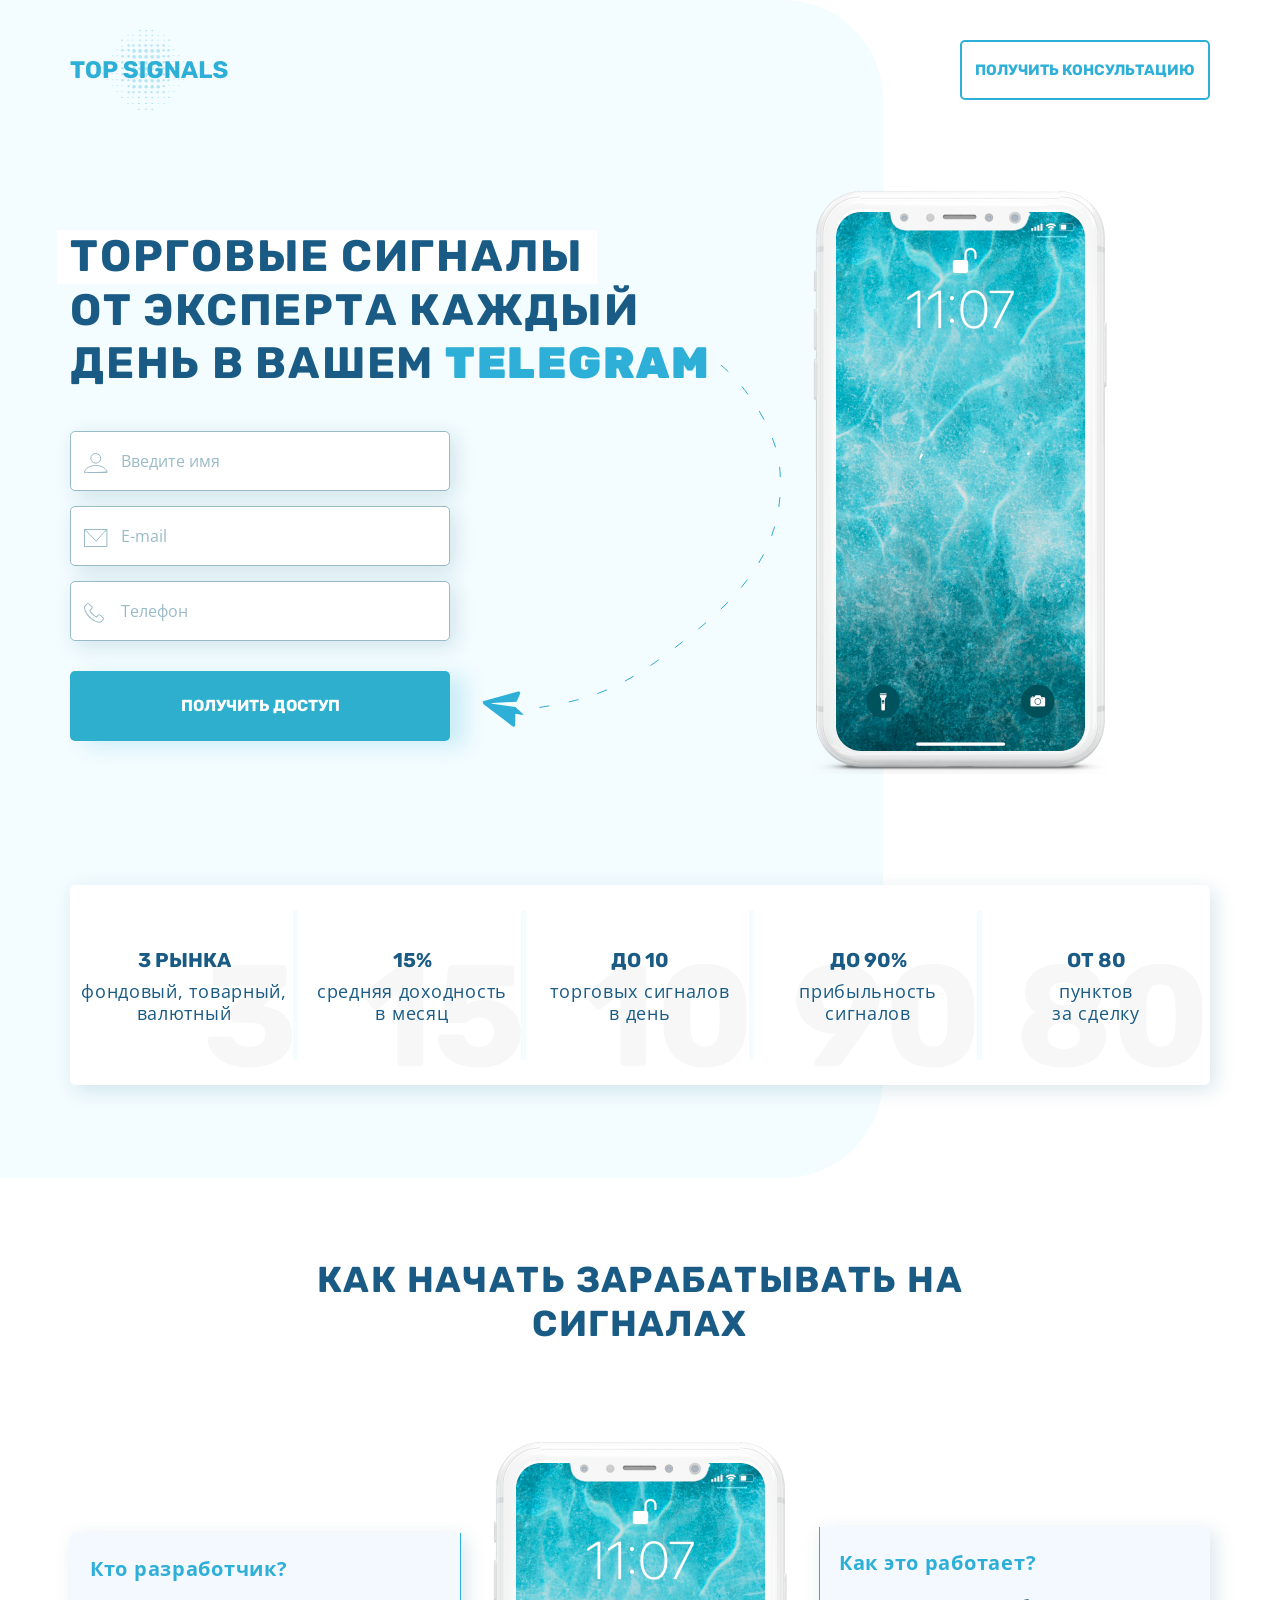
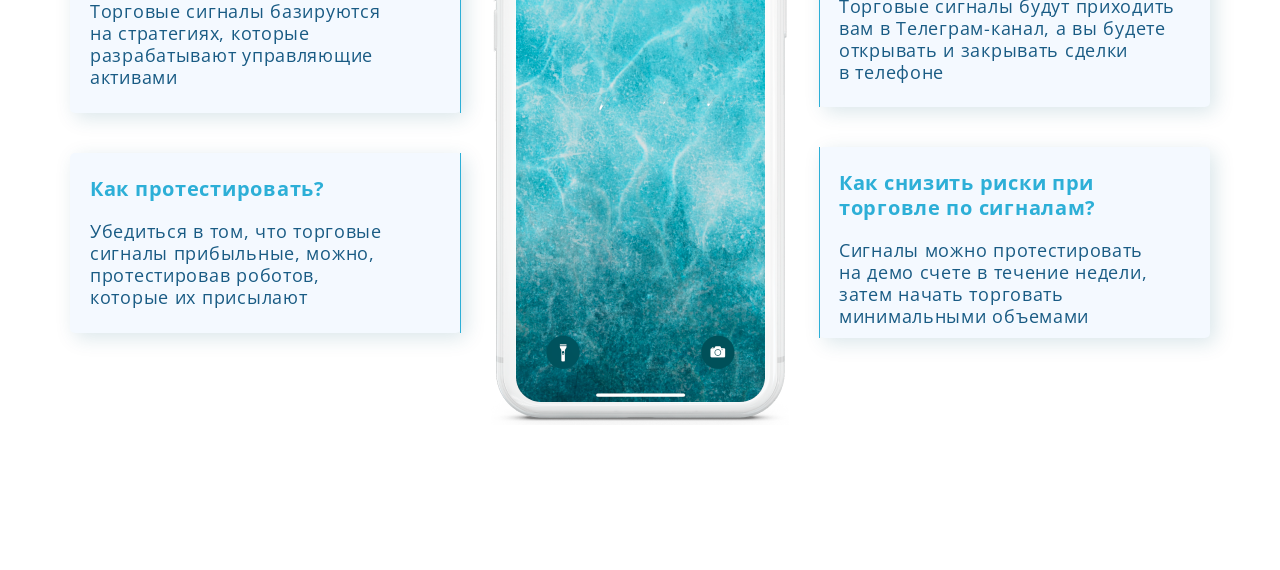
<file: index.html>
<!DOCTYPE html>
<html lang="en">

<head>
	<title>Index</title>
	<meta charset="utf-8">
	<meta name="viewport" content="width=device-width,minimum-scale=1,initial-scale=1,shrink-to-fit=no">
	<link rel="shortcut icon" href="">
	<link rel="apple-touch-icon-precomposed" href="">
	<meta name="theme-color" content="#2DAFD7">
	<meta name="keywords" content="themeforest, theme, html, template">
	<meta name="description" content="themeforest, theme, html, template">
	<link rel="preconnect" href="https://fonts.googleapis.com">
	<link rel="preconnect" href="https://fonts.gstatic.com" crossorigin>
	<link href="https://fonts.googleapis.com/css2?family=Poppins:wght@400;700&family=Rubik:wght@400;700&family=Open+Sans:wght@400;700&display=swap" rel="stylesheet">
	<link rel="stylesheet" href="assets/css/style.css">
</head>

<body>
	<main class="main-wrapper">
		<header class="header">
			<div class="container d-flex justify-content-between align-items-center">
				<div class="logo"><img src="./assets/img/logo.svg" alt="Top signals"></div>
				<button class="btn btn-default">получить КОНСУЛЬТАЦИЮ</button>
			</div>
		</header>
		<div class="hero">
			<div class="container">
				<div class="hero__left">
					<h1 class="hero__title">
						<span>ТОРГОВЫЕ СИГНАЛЫ</span><br> ОТ ЭКСПЕРТА КАЖДЫЙ<br> ДЕНЬ В ВАШЕМ <strong>TELEGRAM</strong>
					</h1>
					<form class="hero__form form">
						<div class="form__group">
							<input type="text" name="Имя" class="form__field" placeholder="Введите имя">
							<span class="form__icon">
								<svg width="24" height="20" viewBox="0 0 24 20" fill="none" xmlns="http://www.w3.org/2000/svg">
									<path d="M16.7251 5.31861C16.7251 7.96804 14.5189 10.1372 11.7706 10.1372C9.0223 10.1372 6.81604 7.96804 6.81604 5.31861C6.81604 2.66919 9.0223 0.5 11.7706 0.5C14.5189 0.5 16.7251 2.66919 16.7251 5.31861Z" stroke="#99BBC6" />
									<path d="M4.35417 19.5H4.36757H4.38096H4.39435H4.40773H4.42112H4.43449H4.44787H4.46124H4.47461H4.48797H4.50133H4.51469H4.52804H4.54139H4.55474H4.56809H4.58143H4.59477H4.6081H4.62144H4.63477H4.64809H4.66142H4.67474H4.68806H4.70138H4.71469H4.728H4.74131H4.75462H4.76793H4.78123H4.79453H4.80783H4.82112H4.83442H4.84771H4.861H4.87429H4.88757H4.90086H4.91414H4.92742H4.9407H4.95398H4.96725H4.98053H4.9938H5.00707H5.02034H5.03361H5.04687H5.06014H5.0734H5.08666H5.09993H5.11319H5.12645H5.1397H5.15296H5.16622H5.17947H5.19273H5.20598H5.21923H5.23249H5.24574H5.25899H5.27224H5.28549H5.29874H5.31199H5.32524H5.33849H5.35174H5.36498H5.37823H5.39148H5.40473H5.41797H5.43122H5.44447H5.45772H5.47096H5.48421H5.49746H5.51071H5.52396H5.53721H5.55046H5.56371H5.57696H5.59021H5.60346H5.61671H5.62997H5.64322H5.65648H5.66973H5.68299H5.69625H5.7095H5.72276H5.73602H5.74929H5.76255H5.77581H5.78908H5.80234H5.81561H5.82888H5.84215H5.85542H5.8687H5.88197H5.89525H5.90853H5.92181H5.93509H5.94838H5.96166H5.97495H5.98824H6.00153H6.01483H6.02812H6.04142H6.05472H6.06802H6.08133H6.09464H6.10795H6.12126H6.13457H6.14789H6.16121H6.17453H6.18786H6.20118H6.21451H6.22785H6.24118H6.25452H6.26787H6.28121H6.29456H6.30791H6.32126H6.33462H6.34798H6.36135H6.37471H6.38808H6.40146H6.41484H6.42822H6.4416H6.45499H6.46838H6.48178H6.49518H6.50858H6.52199H6.5354H6.54881H6.56223H6.57565H6.58908H6.60251H6.61595H6.62939H6.64283H6.65628H6.66973H6.68319H6.69665H6.71012H6.72359H6.73706H6.75054H6.76402H6.77751H6.79101H6.80451H6.81801H6.83152H6.84503H6.85855H6.87207H6.8856H6.89914H6.91267H6.92622H6.93977H6.95332H6.96688H6.98045H6.99402H7.0076H7.02118H7.03477H7.04836H7.06196H7.07556H7.08917H7.10279H7.11641H7.13004H7.14368H7.15732H7.17096H7.18462H7.19827H7.21194H7.22561H7.23929H7.25297H7.26666H7.28036H7.29406H7.30777H7.32149H7.33521H7.34894H7.36268H7.37642H7.39017H7.40393H7.4177H7.43147H7.44525H7.45903H7.47282H7.48662H7.50043H7.51424H7.52807H7.54189H7.55573H7.56957H7.58343H7.59728H7.61115H7.62502H7.63891H7.6528H7.66669H7.6806H7.69451H7.70843H7.72236H7.7363H7.75024H7.76419H7.77815H7.79212H7.8061H7.82009H7.83408H7.84808H7.86209H7.87611H7.89014H7.90418H7.91822H7.93228H7.94634H7.96041H7.97449H7.98858H8.00268H8.01678H8.0309H8.04502H8.05916H8.0733H8.08745H8.10161H8.11579H8.12997H8.14416H8.15835H8.17256H8.18678H8.20101H8.21525H8.22949H8.24375H8.25801H8.27229H8.28658H8.30087H8.31518H8.32949H8.34382H8.35815H8.3725H8.38686H8.40122H8.4156H8.42998H8.44438H8.45879H8.47321H8.48763H8.50207H8.51652H8.53098H8.54545H8.55994H8.57443H8.58893H8.60345H8.61797H8.63251H8.64705H8.66161H8.67618H8.69076H8.70535H8.71995H8.73457H8.74919H8.76383H8.77848H8.79314H8.80781H8.82249H8.83719H8.85189H8.86661H8.88134H8.89608H8.91083H8.9256H8.94038H8.95516H8.96997H8.98478H8.9996H9.01444H9.02929H9.04415H9.05903H9.07391H9.08881H9.10372H9.11865H9.13358H9.14853H9.1635H9.17847H9.19346H9.20846H9.22347H9.2385H9.25354H9.26859H9.28365H9.29873H9.31382H9.32893H9.34404H9.35917H9.37432H9.38947H9.40464H9.41983H9.43503H9.45024H9.46546H9.4807H9.49595H9.51122H9.5265H9.54179H9.5571H9.57242H9.58775H9.6031H9.61847H9.63384H9.64923H9.66464H9.68006H9.69549H9.71094H9.72641H9.74188H9.75737H9.77288H9.7884H9.80394H9.81949H9.83505H9.85063H9.86623H9.88184H9.89746H9.9131H9.92875H9.94442H9.96011H9.97581H9.99152H10.0072H10.023H10.0388H10.0545H10.0703H10.0861H10.102H10.1178H10.1336H10.1495H10.1654H10.1813H10.1972H10.2131H10.2291H10.2451H10.261H10.277H10.293H10.3091H10.3251H10.3412H10.3573H10.3733H10.3895H10.4056H10.4217H10.4379H10.4541H10.4702H10.4865H10.5027H10.5189H10.5352H10.5515H10.5677H10.5841H10.6004H10.6167H10.6331H10.6495H10.6659H10.6823H10.6987H10.7151H10.7316H10.7481H10.7646H10.7811H10.7976H10.8142H10.8308H10.8473H10.8639H10.8806H10.8972H10.9139H10.9305H10.9472H10.9639H10.9807H10.9974H11.0142H11.031H11.0478H11.0646H11.0814H11.0983H11.1152H11.1321H11.149H11.1659H11.1828H11.1998H11.2168H11.2338H11.2508H11.2679H11.2849H11.302H11.3191H11.3362H11.3534H11.3705H11.3877H11.4049H11.4221H11.4394H11.4566H11.4739H11.4912H11.5085H11.5258H11.5432H11.5605H11.5779H11.5953H11.6128H11.6302H11.6477H11.6652H11.6827H11.7002H11.7178H11.7353H11.7529H11.7705H11.7881H11.8057H11.8233H11.8409H11.8585H11.8761H11.8936H11.9112H11.9287H11.9462H11.9637H11.9812H11.9987H12.0162H12.0337H12.0511H12.0686H12.086H12.1035H12.1209H12.1383H12.1557H12.1731H12.1905H12.2079H12.2252H12.2426H12.2599H12.2772H12.2946H12.3119H12.3292H12.3465H12.3638H12.381H12.3983H12.4155H12.4328H12.45H12.4672H12.4844H12.5016H12.5188H12.536H12.5532H12.5704H12.5875H12.6046H12.6218H12.6389H12.656H12.6731H12.6902H12.7073H12.7244H12.7414H12.7585H12.7755H12.7925H12.8096H12.8266H12.8436H12.8606H12.8776H12.8945H12.9115H12.9284H12.9454H12.9623H12.9792H12.9962H13.0131H13.03H13.0468H13.0637H13.0806H13.0974H13.1143H13.1311H13.1479H13.1647H13.1815H13.1983H13.2151H13.2319H13.2487H13.2654H13.2822H13.2989H13.3156H13.3323H13.349H13.3657H13.3824H13.3991H13.4158H13.4324H13.4491H13.4657H13.4823H13.4989H13.5156H13.5322H13.5487H13.5653H13.5819H13.5984H13.615H13.6315H13.6481H13.6646H13.6811H13.6976H13.7141H13.7306H13.747H13.7635H13.7799H13.7964H13.8128H13.8292H13.8456H13.862H13.8784H13.8948H13.9112H13.9276H13.9439H13.9602H13.9766H13.9929H14.0092H14.0255H14.0418H14.0581H14.0744H14.0906H14.1069H14.1231H14.1394H14.1556H14.1718H14.188H14.2042H14.2204H14.2366H14.2528H14.2689H14.2851H14.3012H14.3174H14.3335H14.3496H14.3657H14.3818H14.3979H14.4139H14.43H14.4461H14.4621H14.4781H14.4942H14.5102H14.5262H14.5422H14.5582H14.5741H14.5901H14.6061H14.622H14.6379H14.6539H14.6698H14.6857H14.7016H14.7175H14.7334H14.7492H14.7651H14.781H14.7968H14.8126H14.8285H14.8443H14.8601H14.8759H14.8917H14.9074H14.9232H14.939H14.9547H14.9704H14.9862H15.0019H15.0176H15.0333H15.049H15.0647H15.0803H15.096H15.1117H15.1273H15.1429H15.1586H15.1742H15.1898H15.2054H15.221H15.2365H15.2521H15.2677H15.2832H15.2987H15.3143H15.3298H15.3453H15.3608H15.3763H15.3918H15.4073H15.4227H15.4382H15.4536H15.4691H15.4845H15.4999H15.5153H15.5307H15.5461H15.5615H15.5768H15.5922H15.6075H15.6229H15.6382H15.6535H15.6689H15.6842H15.6995H15.7147H15.73H15.7453H15.7605H15.7758H15.791H15.8063H15.8215H15.8367H15.8519H15.8671H15.8823H15.8974H15.9126H15.9278H15.9429H15.958H15.9732H15.9883H16.0034H16.0185H16.0336H16.0487H16.0637H16.0788H16.0938H16.1089H16.1239H16.1389H16.154H16.169H16.184H16.199H16.2139H16.2289H16.2439H16.2588H16.2738H16.2887H16.3036H16.3185H16.3334H16.3483H16.3632H16.3781H16.393H16.4078H16.4227H16.4375H16.4523H16.4672H16.482H16.4968H16.5116H16.5264H16.5411H16.5559H16.5707H16.5854H16.6001H16.6149H16.6296H16.6443H16.659H16.6737H16.6884H16.7031H16.7177H16.7324H16.747H16.7617H16.7763H16.7909H16.8055H16.8201H16.8347H16.8493H16.8639H16.8785H16.893H16.9076H16.9221H16.9366H16.9512H16.9657H16.9802H16.9947H17.0092H17.0236H17.0381H17.0526H17.067H17.0814H17.0959H17.1103H17.1247H17.1391H17.1535H17.1679H17.1823H17.1966H17.211H17.2253H17.2397H17.254H17.2683H17.2826H17.2969H17.3112H17.3255H17.3398H17.3541H17.3683H17.3826H17.3968H17.4111H17.4253H17.4395H17.4537H17.4679H17.4821H17.4963H17.5104H17.5246H17.5387H17.5529H17.567H17.5811H17.5953H17.6094H17.6235H17.6376H17.6516H17.6657H17.6798H17.6938H17.7079H17.7219H17.7359H17.75H17.764H17.778H17.792H17.8059H17.8199H17.8339H17.8478H17.8618H17.8757H17.8896H17.9036H17.9175H17.9314H17.9453H17.9592H17.973H17.9869H18.0008H18.0146H18.0285H18.0423H18.0561H18.0699H18.0837H18.0975H18.1113H18.1251H18.1389H18.1526H18.1664H18.1801H18.1939H18.2076H18.2213H18.235H18.2487H18.2624H18.2761H18.2898H18.3034H18.3171H18.3307H18.3444H18.358H18.3716H18.3852H18.3988H18.4124H18.426H18.4396H18.4532H18.4667H18.4803H18.4938H18.5074H18.5209H18.5344H18.5479H18.5614H18.5749H18.5884H18.6019H18.6153H18.6288H18.6422H18.6557H18.6691H18.6825H18.6959H18.7093H18.7227H18.7361H18.7495H18.7629H18.7762H18.7896H18.8029H18.8163H18.8296H18.8429H18.8562H18.8695H18.8828H18.8961H18.9094H18.9226H18.9359H18.9491H18.9624H18.9756H18.9888H19.002H19.0152H19.0284H19.0416H19.0548H19.068H19.0812H19.0943H19.1075H19.1206H19.1337H19.1468H19.16H19.1731H19.1861H19.1992H19.2123H19.2254H19.2384H19.2515H19.2645H19.2776H19.2906H19.3036H19.3166H19.3296H19.3426H19.3556H19.3686H19.3815H19.3945H19.4075H19.4204H19.4333H19.4463H19.4592H19.4721H19.485H19.4979H19.5108H19.5236H19.5365H19.5503H19.5639H19.5775H19.5911H19.6045H19.6179H19.6312H19.6445H19.6577H19.6708H19.6838H19.6967H19.7096H19.7224H19.7352H19.7478H19.7604H19.773H19.7854H19.7978H19.8101H19.8224H19.8345H19.8466H19.8587H19.8707H19.8826H19.8944H19.9062H19.9179H19.9295H19.9411H19.9526H19.964H19.9754H19.9867H19.9979H20.0091H20.0202H20.0312H20.0422H20.0531H20.064H20.0748H20.0855H20.0962H20.1068H20.1173H20.1278H20.1382H20.1485H20.1588H20.169H20.1792H20.1893H20.1993H20.2093H20.2192H20.2291H20.2389H20.2486H20.2583H20.2679H20.2775H20.287H20.2965H20.3059H20.3152H20.3245H20.3337H20.3428H20.352H20.361H20.37H20.3789H20.3878H20.3966H20.4054H20.4141H20.4228H20.4314H20.44H20.4485H20.4569H20.4653H20.4736H20.4819H20.4902H20.4983H20.5065H20.5146H20.5226H20.5306H20.5385H20.5464H20.5542H20.562H20.5697H20.5774H20.585H20.5926H20.6001H20.6076H20.615H20.6224H20.6297H20.637H20.6443H20.6515H20.6586H20.6657H20.6728H20.6798H20.6867H20.6937H20.7005H20.7074H20.7141H20.7209H20.7276H20.7342H20.7408H20.7474H20.7539H20.7604H20.7668H20.7732H20.7796H20.7859H20.7921H20.7983H20.8045H20.8107H20.8168H20.8228H20.8289H20.8348H20.8408H20.8467H20.8525H20.8584H20.8641H20.8699H20.8756H20.8813H20.8869H20.8925H20.8981H20.9036H20.9091H20.9145H20.9199H20.9253H20.9306H20.936H20.9412H20.9465H20.9517H20.9568H20.962H20.9671H20.9721H20.9772H20.9822H20.9871H20.9921H20.997H21.0019H21.0067H21.0115H21.0163H21.021H21.0257H21.0304H21.0351H21.0397H21.0443H21.0489H21.0534H21.0579H21.0624H21.0668H21.0713H21.0757H21.08H21.0844H21.0887H21.093H21.0972H21.1015H21.1057H21.1099H21.114H21.1182H21.1223H21.1263H21.1304H21.1344H21.1384H21.1424H21.1464H21.1503H21.1542H21.1581H21.162H21.1659H21.1697H21.1735H21.1773H21.181H21.1848H21.1885H21.1922H21.1959H21.1995H21.2032H21.2068H21.2104H21.214H21.2175H21.2211H21.2246H21.2281H21.2316H21.2351H21.2386H21.242H21.2454H21.2488H21.2522H21.2556H21.259H21.2623H21.2657H21.269H21.2723H21.2756H21.2788H21.2821H21.2853H21.2886H21.2918H21.295H21.2982H21.3014H21.3046H21.3077H21.3109H21.314H21.3171H21.3202H21.3234H21.3264H21.3295H21.3326H21.3357H21.3387H21.3418H21.3448H21.3479H21.3509H21.3539H21.3569H21.3599H21.3629H21.3659H21.3689H21.3718H21.3748H21.3778H21.3807H21.3837H21.3866H21.3896H21.3925H21.3954H21.3984H21.4013H21.4042H21.4071H21.4101H21.413H21.4159H21.4188H21.4217H21.4246H21.4275H21.4304H21.4333H21.4362H21.4391H21.442H21.4449H21.4478H21.4507H21.4536H21.4565H21.4594H21.4623H21.4652H21.4682H21.4711H21.474H21.4769H21.4798H21.4827H21.4857H21.4886H21.4916H21.4945H21.4974H21.5004H21.5034H21.5063H21.5093H21.5123H21.5152H21.5182H21.5212H21.5242H21.5272H21.5302H21.5333H21.5363H21.5393H21.5424H21.5455H21.5485H21.5516H21.5547H21.5578H21.5609H21.564H21.5671H21.5703H21.5734H21.5766H21.5797H21.5829H21.5861H21.5893H21.5926H21.5958H21.599H21.6023H21.6056H21.6089H21.6122H21.6155H21.6188H21.6222H21.6255H21.6289H21.6323H21.6357H21.6391H21.6426H21.646H21.6495H21.653H21.6565H21.6601H21.6636H21.6672H21.6708H21.6744H21.678H21.6816H21.6853H21.689H21.6927H21.6964H21.7001H21.7039H21.7077H21.7115H21.7153H21.7192H21.723H21.7269H21.7308H21.7348H21.7388H21.7427H21.7467H21.7508H21.7548H21.7589H21.763H21.7672H21.7713H21.7755H21.7797H21.784H21.7882H21.7925H21.7968H21.8012H21.8055H21.8099H21.8144H21.8188H21.8233H21.8278H21.8323H21.8369H21.8415H21.8461H21.8508H21.8555H21.8602H21.8649H21.8697H21.8745H21.8794H21.8842H21.8892H21.8941H21.8991H21.9041H21.9091H21.9142H21.9193H21.9244H21.9296H21.9348H21.94H21.9453H21.9506H21.9559H21.9613H21.9667H21.9722H21.9777H21.9832H21.9888H21.9944H22H22.0057H22.0114H22.0171H22.0229H22.0287H22.0346H22.0405H22.0465H22.0524H22.0585H22.0645H22.0706H22.0768H22.083H22.0892H22.0954H22.1018H22.1081H22.1145H22.1209H22.1274H22.1339H22.1405H22.1471H22.1538H22.1605H22.1672H22.174H22.1808H22.1877H22.1946H22.2016H22.2086H22.2156H22.2227H22.2299H22.2371H22.2443H22.2516H22.259H22.2663H22.2738H22.2813H22.2888H22.2964H22.304H22.3117H22.3194H22.3272H22.335H22.3429H22.3508H22.3588H22.3668H22.3749H22.3831H22.3912H22.3995H22.4078H22.4161H22.4245H22.433H22.4415H22.45H22.4586H22.4673H22.476H22.4848H22.4936H22.5025H22.5115H22.5204H22.5295H22.5386H4.35417ZM4.35417 19.5H4.34209M4.35417 19.5H4.34209M4.34209 19.5H4.33005M4.34209 19.5H4.33005M4.33005 19.5H4.31804M4.33005 19.5H4.31804M4.31804 19.5H4.30607M4.31804 19.5H4.30607M4.30607 19.5H4.29415M4.30607 19.5H4.29415M4.29415 19.5H4.28226M4.29415 19.5H4.28226M4.28226 19.5H4.27041M4.28226 19.5H4.27041M4.27041 19.5H4.2586M4.27041 19.5H4.2586M4.2586 19.5H4.24682M4.2586 19.5H4.24682M4.24682 19.5H4.23509M4.24682 19.5H4.23509M4.23509 19.5H4.22339M4.23509 19.5H4.22339M4.22339 19.5H4.21173M4.22339 19.5H4.21173M4.21173 19.5H4.20011M4.21173 19.5H4.20011M4.20011 19.5H4.18853M4.20011 19.5H4.18853M4.18853 19.5H4.17699M4.18853 19.5H4.17699M4.17699 19.5H4.16548M4.17699 19.5H4.16548M4.16548 19.5H4.15401M4.16548 19.5H4.15401M4.15401 19.5H4.14258M4.15401 19.5H4.14258M4.14258 19.5H4.13119M4.14258 19.5H4.13119M4.13119 19.5H4.11983M4.13119 19.5H4.11983M4.11983 19.5H4.10852M4.11983 19.5H4.10852M4.10852 19.5H4.09723M4.10852 19.5H4.09723M4.09723 19.5H4.08599M4.09723 19.5H4.08599M4.08599 19.5H4.07478M4.08599 19.5H4.07478M4.07478 19.5H4.06361M4.07478 19.5H4.06361M4.06361 19.5H4.05248M4.06361 19.5H4.05248M4.05248 19.5H4.04138M4.05248 19.5H4.04138M4.04138 19.5H4.03032M4.04138 19.5H4.03032M4.03032 19.5H4.0193M4.03032 19.5H4.0193M4.0193 19.5H4.00831M4.0193 19.5H4.00831M4.00831 19.5H3.99736M4.00831 19.5H3.99736M3.99736 19.5H3.98644M3.99736 19.5H3.98644M3.98644 19.5H3.97556M3.98644 19.5H3.97556M3.97556 19.5H3.96472M3.97556 19.5H3.96472M3.96472 19.5H3.95391M3.96472 19.5H3.95391M3.95391 19.5H3.94314M3.95391 19.5H3.94314M3.94314 19.5H3.93241M3.94314 19.5H3.93241M3.93241 19.5H3.92171M3.93241 19.5H3.92171M3.92171 19.5H3.91104M3.92171 19.5H3.91104M3.91104 19.5H3.90041M3.91104 19.5H3.90041M3.90041 19.5H3.88982M3.90041 19.5H3.88982M3.88982 19.5H3.87926M3.88982 19.5H3.87926M3.87926 19.5H3.86873M3.87926 19.5H3.86873M3.86873 19.5H3.85824M3.86873 19.5H3.85824M3.85824 19.5H3.84779M3.85824 19.5H3.84779M3.84779 19.5H3.83737M3.84779 19.5H3.83737M3.83737 19.5H3.82698M3.83737 19.5H3.82698M3.82698 19.5H3.81663M3.82698 19.5H3.81663M3.81663 19.5H3.80632M3.81663 19.5H3.80632M3.80632 19.5H3.79604M3.80632 19.5H3.79604M3.79604 19.5H3.78579M3.79604 19.5H3.78579M3.78579 19.5H3.77557M3.78579 19.5H3.77557M3.77557 19.5H3.76539M3.77557 19.5H3.76539M3.76539 19.5H3.75525M3.76539 19.5H3.75525M3.75525 19.5H3.74514M3.75525 19.5H3.74514M3.74514 19.5H3.73506M3.74514 19.5H3.73506M3.73506 19.5H3.72501M3.73506 19.5H3.72501M3.72501 19.5H3.715M3.72501 19.5H3.715M3.715 19.5H3.70502M3.715 19.5H3.70502M3.70502 19.5H3.69508M3.70502 19.5H3.69508M3.69508 19.5H3.68517M3.69508 19.5H3.68517M3.68517 19.5H3.67529M3.68517 19.5H3.67529M3.67529 19.5H3.66544M3.67529 19.5H3.66544M3.66544 19.5H3.65563M3.66544 19.5H3.65563M3.65563 19.5H3.64585M3.65563 19.5H3.64585M3.64585 19.5H3.6361M3.64585 19.5H3.6361M3.6361 19.5H3.62638M3.6361 19.5H3.62638M3.62638 19.5H3.6167M3.62638 19.5H3.6167M3.6167 19.5H3.60705M3.6167 19.5H3.60705M3.60705 19.5H3.59743M3.60705 19.5H3.59743M3.59743 19.5H3.58785M3.59743 19.5H3.58785M3.58785 19.5H3.57829M3.58785 19.5H3.57829M3.57829 19.5H3.56877M3.57829 19.5H3.56877M3.56877 19.5H3.55928M3.56877 19.5H3.55928M3.55928 19.5H3.54982M3.55928 19.5H3.54982M3.54982 19.5H3.5404M3.54982 19.5H3.5404M3.5404 19.5H3.531M3.5404 19.5H3.531M3.531 19.5H3.52164M3.531 19.5H3.52164M3.52164 19.5H3.5123M3.52164 19.5H3.5123M3.5123 19.5H3.503M3.5123 19.5H3.503M3.503 19.5H3.49373M3.503 19.5H3.49373M3.49373 19.5H3.48449M3.49373 19.5H3.48449M3.48449 19.5H3.47528M3.48449 19.5H3.47528M3.47528 19.5H3.46611M3.47528 19.5H3.46611M3.46611 19.5H3.45696M3.46611 19.5H3.45696M3.45696 19.5H3.44784M3.45696 19.5H3.44784M3.44784 19.5H3.43876M3.44784 19.5H3.43876M3.43876 19.5H3.4297M3.43876 19.5H3.4297M3.4297 19.5H3.42067M3.4297 19.5H3.42067M3.42067 19.5H3.41168M3.42067 19.5H3.41168M3.41168 19.5H3.40271M3.41168 19.5H3.40271M3.40271 19.5H3.39378M3.40271 19.5H3.39378M3.39378 19.5H3.38487M3.39378 19.5H3.38487M3.38487 19.5H3.376M3.38487 19.5H3.376M3.376 19.5H3.36715M3.376 19.5H3.36715M3.36715 19.5H3.35833M3.36715 19.5H3.35833M3.35833 19.5H3.34955M3.35833 19.5H3.34955M3.34955 19.5H3.34079M3.34955 19.5H3.34079M3.34079 19.5H3.33206M3.34079 19.5H3.33206M3.33206 19.5H3.32336M3.33206 19.5H3.32336M3.32336 19.5H3.31469M3.32336 19.5H3.31469M3.31469 19.5H3.30605M3.31469 19.5H3.30605M3.30605 19.5H3.29743M3.30605 19.5H3.29743M3.29743 19.5H3.28885M3.29743 19.5H3.28885M3.28885 19.5H3.28029M3.28885 19.5H3.28029M3.28029 19.5H3.27177M3.28029 19.5H3.27177M3.27177 19.5H3.26327M3.27177 19.5H3.26327M3.26327 19.5H3.2548M3.26327 19.5H3.2548M3.2548 19.5H3.24635M3.2548 19.5H3.24635M3.24635 19.5H3.23794M3.24635 19.5H3.23794M3.23794 19.5H3.22955M3.23794 19.5H3.22955M3.22955 19.5H3.2212M3.22955 19.5H3.2212M3.2212 19.5H3.21286M3.2212 19.5H3.21286M3.21286 19.5H3.20456M3.21286 19.5H3.20456M3.20456 19.5H3.19629M3.20456 19.5H3.19629M3.19629 19.5H3.18804M3.19629 19.5H3.18804M3.18804 19.5H3.17982M3.18804 19.5H3.17982M3.17982 19.5H3.17162M3.17982 19.5H3.17162M3.17162 19.5H3.16346M3.17162 19.5H3.16346M3.16346 19.5H3.15532M3.16346 19.5H3.15532M3.15532 19.5H3.14721M3.15532 19.5H3.14721M3.14721 19.5H3.13912M3.14721 19.5H3.13912M3.13912 19.5H3.13106M3.13912 19.5H3.13106M3.13106 19.5H3.12303M3.13106 19.5H3.12303M3.12303 19.5H3.11502M3.12303 19.5H3.11502M3.11502 19.5H3.10705M3.11502 19.5H3.10705M3.10705 19.5H3.09909M3.10705 19.5H3.09909M3.09909 19.5H3.09117M3.09909 19.5H3.09117M3.09117 19.5H3.08327M3.09117 19.5H3.08327M3.08327 19.5H3.07539M3.08327 19.5H3.07539M3.07539 19.5H3.06754M3.07539 19.5H3.06754M3.06754 19.5H3.05972M3.06754 19.5H3.05972M3.05972 19.5H3.05192M3.05972 19.5H3.05192M3.05192 19.5H3.04415M3.05192 19.5H3.04415M3.04415 19.5H3.03641M3.04415 19.5H3.03641M3.03641 19.5H3.02868M3.03641 19.5H3.02868M3.02868 19.5H3.02099M3.02868 19.5H3.02099M3.02099 19.5H3.01332M3.02099 19.5H3.01332M3.01332 19.5H3.00567M3.01332 19.5H3.00567M3.00567 19.5H2.99805M3.00567 19.5H2.99805M2.99805 19.5H2.99046M2.99805 19.5H2.99046M2.99046 19.5H2.98289M2.99046 19.5H2.98289M2.98289 19.5H2.97534M2.98289 19.5H2.97534M2.97534 19.5H2.96782M2.97534 19.5H2.96782M2.96782 19.5H2.96032M2.96782 19.5H2.96032M2.96032 19.5H2.95285M2.96032 19.5H2.95285M2.95285 19.5H2.9454M2.95285 19.5H2.9454M2.9454 19.5H2.93798M2.9454 19.5H2.93798M2.93798 19.5H2.93058M2.93798 19.5H2.93058M2.93058 19.5H2.9232M2.93058 19.5H2.9232M2.9232 19.5H2.91585M2.9232 19.5H2.91585M2.91585 19.5H2.90852M2.91585 19.5H2.90852M2.90852 19.5H2.90122M2.90852 19.5H2.90122M2.90122 19.5H2.89394M2.90122 19.5H2.89394M2.89394 19.5H2.88668M2.89394 19.5H2.88668M2.88668 19.5H2.87944M2.88668 19.5H2.87944M2.87944 19.5H2.87223M2.87944 19.5H2.87223M2.87223 19.5H2.86504M2.87223 19.5H2.86504M2.86504 19.5H2.85788M2.86504 19.5H2.85788M2.85788 19.5H2.85074M2.85788 19.5H2.85074M2.85074 19.5H2.84362M2.85074 19.5H2.84362M2.84362 19.5H2.83652M2.84362 19.5H2.83652M2.83652 19.5H2.82944M2.83652 19.5H2.82944M2.82944 19.5H2.82239M2.82944 19.5H2.82239M2.82239 19.5H2.81536M2.82239 19.5H2.81536M2.81536 19.5H2.80836M2.81536 19.5H2.80836M2.80836 19.5H2.80137M2.80836 19.5H2.80137M2.80137 19.5H2.79441M2.80137 19.5H2.79441M2.79441 19.5H2.78747M2.79441 19.5H2.78747M2.78747 19.5H2.78055M2.78747 19.5H2.78055M2.78055 19.5H2.77365M2.78055 19.5H2.77365M2.77365 19.5H2.76677M2.77365 19.5H2.76677M2.76677 19.5H2.75992M2.76677 19.5H2.75992M2.75992 19.5H2.75309M2.75992 19.5H2.75309M2.75309 19.5H2.74628M2.75309 19.5H2.74628M2.74628 19.5H2.73949M2.74628 19.5H2.73949M2.73949 19.5H2.73272M2.73949 19.5H2.73272M2.73272 19.5H2.72597M2.73272 19.5H2.72597M2.72597 19.5H2.71924M2.72597 19.5H2.71924M2.71924 19.5H2.71254M2.71924 19.5H2.71254M2.71254 19.5H2.70585M2.71254 19.5H2.70585M2.70585 19.5H2.69918M2.70585 19.5H2.69918M2.69918 19.5H2.69254M2.69918 19.5H2.69254M2.69254 19.5H2.68592M2.69254 19.5H2.68592M2.68592 19.5H2.67931M2.68592 19.5H2.67931M2.67931 19.5H2.67273M2.67931 19.5H2.67273M2.67273 19.5H2.66617M2.67273 19.5H2.66617M2.66617 19.5H2.65962M2.66617 19.5H2.65962M2.65962 19.5H2.6531M2.65962 19.5H2.6531M2.6531 19.5H2.6466M2.6531 19.5H2.6466M2.6466 19.5H2.64011M2.6466 19.5H2.64011M2.64011 19.5H2.63365M2.64011 19.5H2.63365M2.63365 19.5H2.6272M2.63365 19.5H2.6272M2.6272 19.5H2.62078M2.6272 19.5H2.62078M2.62078 19.5H2.61437M2.62078 19.5H2.61437M2.61437 19.5H2.60798M2.61437 19.5H2.60798M2.60798 19.5H2.60162M2.60798 19.5H2.60162M2.60162 19.5H2.59527M2.60162 19.5H2.59527M2.59527 19.5H2.58894M2.59527 19.5H2.58894M2.58894 19.5H2.58263M2.58894 19.5H2.58263M2.58263 19.5H2.57633M2.58263 19.5H2.57633M2.57633 19.5H2.57006M2.57633 19.5H2.57006M2.57006 19.5H2.5638M2.57006 19.5H2.5638M2.5638 19.5H2.55757M2.5638 19.5H2.55757M2.55757 19.5H2.55135M2.55757 19.5H2.55135M2.55135 19.5H2.54514M2.55135 19.5H2.54514M2.54514 19.5H2.53896M2.54514 19.5H2.53896M2.53896 19.5H2.5328M2.53896 19.5H2.5328M2.5328 19.5H2.52665M2.5328 19.5H2.52665M2.52665 19.5H2.52052M2.52665 19.5H2.52052M2.52052 19.5H2.51441M2.52052 19.5H2.51441M2.51441 19.5H2.50831M2.51441 19.5H2.50831M2.50831 19.5H2.50224M2.50831 19.5H2.50224M2.50224 19.5H2.49618M2.50224 19.5H2.49618M2.49618 19.5H2.49013M2.49618 19.5H2.49013M2.49013 19.5H2.48411M2.49013 19.5H2.48411M2.48411 19.5H2.4781M2.48411 19.5H2.4781M2.4781 19.5H2.47211M2.4781 19.5H2.47211M2.47211 19.5H2.46613M2.47211 19.5H2.46613M2.46613 19.5H2.46018M2.46613 19.5H2.46018M2.46018 19.5H2.45424M2.46018 19.5H2.45424M2.45424 19.5H2.44831M2.45424 19.5H2.44831M2.44831 19.5H2.4424M2.44831 19.5H2.4424M2.4424 19.5H2.43651M2.4424 19.5H2.43651M2.43651 19.5H2.43063M2.43651 19.5H2.43063M2.43063 19.5H2.42477M2.43063 19.5H2.42477M2.42477 19.5H2.41893M2.42477 19.5H2.41893M2.41893 19.5H2.4131M2.41893 19.5H2.4131M2.4131 19.5H2.40729M2.4131 19.5H2.40729M2.40729 19.5H2.40149M2.40729 19.5H2.40149M2.40149 19.5H2.39571M2.40149 19.5H2.39571M2.39571 19.5H2.38994M2.39571 19.5H2.38994M2.38994 19.5H2.38419M2.38994 19.5H2.38419M2.38419 19.5H2.37846M2.38419 19.5H2.37846M2.37846 19.5H2.37274M2.37846 19.5H2.37274M2.37274 19.5H2.36703M2.37274 19.5H2.36703M2.36703 19.5H2.36134M2.36703 19.5H2.36134M2.36134 19.5H2.35567M2.36134 19.5H2.35567M2.35567 19.5H2.35001M2.35567 19.5H2.35001M2.35001 19.5H2.34436M2.35001 19.5H2.34436M2.34436 19.5H2.33873M2.34436 19.5H2.33873M2.33873 19.5H2.33311M2.33873 19.5H2.33311M2.33311 19.5H2.32751M2.33311 19.5H2.32751M2.32751 19.5H2.32192M2.32751 19.5H2.32192M2.32192 19.5H2.31635M2.32192 19.5H2.31635M2.31635 19.5H2.31079M2.31635 19.5H2.31079M2.31079 19.5H2.30524M2.31079 19.5H2.30524M2.30524 19.5H2.29971M2.30524 19.5H2.29971M2.29971 19.5H2.29419M2.29971 19.5H2.29419M2.29419 19.5H2.28868M2.29419 19.5H2.28868M2.28868 19.5H2.28319M2.28868 19.5H2.28319M2.28319 19.5H2.27771M2.28319 19.5H2.27771M2.27771 19.5H2.27225M2.27771 19.5H2.27225M2.27225 19.5H2.26679M2.27225 19.5H2.26679M2.26679 19.5H2.26135M2.26679 19.5H2.26135M2.26135 19.5H2.25593M2.26135 19.5H2.25593M2.25593 19.5H2.25052M2.25593 19.5H2.25052M2.25052 19.5H2.24511M2.25052 19.5H2.24511M2.24511 19.5H2.23973M2.24511 19.5H2.23973M2.23973 19.5H2.23435M2.23973 19.5H2.23435M2.23435 19.5H2.22899M2.23435 19.5H2.22899M2.22899 19.5H2.22364M2.22899 19.5H2.22364M2.22364 19.5H2.2183M2.22364 19.5H2.2183M2.2183 19.5H2.21297M2.2183 19.5H2.21297M2.21297 19.5H2.20766M2.21297 19.5H2.20766M2.20766 19.5H2.20236M2.20766 19.5H2.20236M2.20236 19.5H2.19707M2.20236 19.5H2.19707M2.19707 19.5H2.19179M2.19707 19.5H2.19179M2.19179 19.5H2.18652M2.19179 19.5H2.18652M2.18652 19.5H2.18126M2.18652 19.5H2.18126M2.18126 19.5H2.17602M2.18126 19.5H2.17602M2.17602 19.5H2.17079M2.17602 19.5H2.17079M2.17079 19.5H2.16557M2.17079 19.5H2.16557M2.16557 19.5H2.16035M2.16557 19.5H2.16035M2.16035 19.5H2.15515M2.16035 19.5H2.15515M2.15515 19.5H2.14997M2.15515 19.5H2.14997M2.14997 19.5H2.14479M2.14997 19.5H2.14479M2.14479 19.5H2.13962M2.14479 19.5H2.13962M2.13962 19.5H2.13446M2.13962 19.5H2.13446M2.13446 19.5H2.12932M2.13446 19.5H2.12932M2.12932 19.5H2.12418M2.12932 19.5H2.12418M2.12418 19.5H2.11906M2.12418 19.5H2.11906M2.11906 19.5H2.11394M2.11906 19.5H2.11394M2.11394 19.5H2.10884M2.11394 19.5H2.10884M2.10884 19.5H2.10374M2.10884 19.5H2.10374M2.10374 19.5H2.09865M2.10374 19.5H2.09865M2.09865 19.5H2.09358M2.09865 19.5H2.09358M2.09358 19.5H2.08851M2.09358 19.5H2.08851M2.08851 19.5H2.08346M2.08851 19.5H2.08346M2.08346 19.5H2.07841M2.08346 19.5H2.07841M2.07841 19.5H2.07337M2.07841 19.5H2.07337M2.07337 19.5H2.06834M2.07337 19.5H2.06834M2.06834 19.5H2.06332M2.06834 19.5H2.06332M2.06332 19.5H2.05831M2.06332 19.5H2.05831M2.05831 19.5H2.05331M2.05831 19.5H2.05331M2.05331 19.5H2.04832M2.05331 19.5H2.04832M2.04832 19.5H2.04333M2.04832 19.5H2.04333M2.04333 19.5H2.03836M2.04333 19.5H2.03836M2.03836 19.5H2.03339M2.03836 19.5H2.03339M2.03339 19.5H2.02843M2.03339 19.5H2.02843M2.02843 19.5H2.02348M2.02843 19.5H2.02348M2.02348 19.5H2.01854M2.02348 19.5H2.01854M2.01854 19.5H2.01361M2.01854 19.5H2.01361M2.01361 19.5H2.00868M2.01361 19.5H2.00868M2.00868 19.5H2.00376M2.00868 19.5H2.00376M2.00376 19.5H1.99885M2.00376 19.5H1.99885M1.99885 19.5H1.99395M1.99885 19.5H1.99395M1.99395 19.5H1.98905M1.99395 19.5H1.98905M1.98905 19.5H1.98417M1.98905 19.5H1.98417M1.98417 19.5H1.97929M1.98417 19.5H1.97929M1.97929 19.5H1.97441M1.97929 19.5H1.97441M1.97441 19.5H1.96955M1.97441 19.5H1.96955M1.96955 19.5H1.96469M1.96955 19.5H1.96469M1.96469 19.5H1.95984M1.96469 19.5H1.95984M1.95984 19.5H1.95499M1.95984 19.5H1.95499M1.95499 19.5H1.95015M1.95499 19.5H1.95015M1.95015 19.5H1.94532M1.95015 19.5H1.94532M1.94532 19.5H1.9405M1.94532 19.5H1.9405M1.9405 19.5H1.93568M1.9405 19.5H1.93568M1.93568 19.5H1.93087M1.93568 19.5H1.93087M1.93087 19.5H1.92606M1.93087 19.5H1.92606M1.92606 19.5H1.92126M1.92606 19.5H1.92126M1.92126 19.5H1.91647M1.92126 19.5H1.91647M1.91647 19.5H1.91168M1.91647 19.5H1.91168M1.91168 19.5H1.9069M1.91168 19.5H1.9069M1.9069 19.5H1.90212M1.9069 19.5H1.90212M1.90212 19.5H1.89735M1.90212 19.5H1.89735M1.89735 19.5H1.89258M1.89735 19.5H1.89258M1.89258 19.5H1.88783M1.89258 19.5H1.88783M1.88783 19.5H1.88307M1.88783 19.5H1.88307M1.88307 19.5H1.87832M1.88307 19.5H1.87832M1.87832 19.5H1.87358M1.87832 19.5H1.87358M1.87358 19.5H1.86884M1.87358 19.5H1.86884M1.86884 19.5H1.8641M1.86884 19.5H1.8641M1.8641 19.5H1.85937M1.8641 19.5H1.85937M1.85937 19.5H1.85465M1.85937 19.5H1.85465M1.85465 19.5H1.84993M1.85465 19.5H1.84993M1.84993 19.5H1.84521M1.84993 19.5H1.84521M1.84521 19.5H1.8405M1.84521 19.5H1.8405M1.8405 19.5H1.83579M1.8405 19.5H1.83579M1.83579 19.5H1.83109M1.83579 19.5H1.83109M1.83109 19.5H1.82639M1.83109 19.5H1.82639M1.82639 19.5H1.8217M1.82639 19.5H1.8217M1.8217 19.5H1.817M1.8217 19.5H1.817M1.817 19.5H1.81232M1.817 19.5H1.81232M1.81232 19.5H1.80763M1.81232 19.5H1.80763M1.80763 19.5H1.80295M1.80763 19.5H1.80295M1.80295 19.5H1.79828M1.80295 19.5H1.79828M1.79828 19.5H1.7936M1.79828 19.5H1.7936M1.7936 19.5H1.78893M1.7936 19.5H1.78893M1.78893 19.5H1.78426M1.78893 19.5H1.78426M1.78426 19.5H1.7796M1.78426 19.5H1.7796M1.7796 19.5H1.77494M1.7796 19.5H1.77494M1.77494 19.5H1.77028M1.77494 19.5H1.77028M1.77028 19.5H1.76562M1.77028 19.5H1.76562M1.76562 19.5H1.76097M1.76562 19.5H1.76097M1.76097 19.5H1.75632M1.76097 19.5H1.75632M1.75632 19.5H1.75167M1.75632 19.5H1.75167M1.75167 19.5H1.74703M1.75167 19.5H1.74703M1.74703 19.5H1.74238M1.74703 19.5H1.74238M1.74238 19.5H1.73774M1.74238 19.5H1.73774M1.73774 19.5H1.7331M1.73774 19.5H1.7331M1.7331 19.5H1.72846M1.7331 19.5H1.72846M1.72846 19.5H1.72383M1.72846 19.5H1.72383M1.72383 19.5H1.71919M1.72383 19.5H1.71919M1.71919 19.5H1.71456M1.71919 19.5H1.71456M1.71456 19.5H1.70993M1.71456 19.5H1.70993M1.70993 19.5H1.7053M1.70993 19.5H1.7053M1.7053 19.5H1.70067M1.7053 19.5H1.70067M1.70067 19.5H1.69604M1.70067 19.5H1.69604M1.69604 19.5H1.69142M1.69604 19.5H1.69142M1.69142 19.5H1.68679M1.69142 19.5H1.68679M1.68679 19.5H1.68217M1.68679 19.5H1.68217M1.68217 19.5H1.67754M1.68217 19.5H1.67754M1.67754 19.5H1.67292M1.67754 19.5H1.67292M1.67292 19.5H1.6683M1.67292 19.5H1.6683M1.6683 19.5H1.66367M1.6683 19.5H1.66367M1.66367 19.5H1.65905M1.66367 19.5H1.65905M1.65905 19.5H1.65443M1.65905 19.5H1.65443M1.65443 19.5H1.64981M1.65443 19.5H1.64981M1.64981 19.5H1.64519M1.64981 19.5H1.64519M1.64519 19.5H1.64056M1.64519 19.5H1.64056M1.64056 19.5H1.63594M1.64056 19.5H1.63594M1.63594 19.5H1.63132M1.63594 19.5H1.63132M1.63132 19.5H1.6267M1.63132 19.5H1.6267M1.6267 19.5H1.62207M1.6267 19.5H1.62207M1.62207 19.5H1.61745M1.62207 19.5H1.61745M1.61745 19.5H1.61283M1.61745 19.5H1.61283M1.61283 19.5H1.6082M1.61283 19.5H1.6082M1.6082 19.5H1.60357M1.6082 19.5H1.60357M1.60357 19.5H1.59895M1.60357 19.5H1.59895M1.59895 19.5H1.59432M1.59895 19.5H1.59432M1.59432 19.5H1.58969M1.59432 19.5H1.58969M1.58969 19.5H1.58506M1.58969 19.5H1.58506M1.58506 19.5H1.58043M1.58506 19.5H1.58043M1.58043 19.5H1.57579M1.58043 19.5H1.57579M1.57579 19.5H1.57116M1.57579 19.5H1.57116M1.57116 19.5H1.56652M1.57116 19.5H1.56652M1.56652 19.5H1.56188M1.56652 19.5H1.56188M1.56188 19.5H1.55724M1.56188 19.5H1.55724M1.55724 19.5H1.5526M1.55724 19.5H1.5526M1.5526 19.5H1.54795M1.5526 19.5H1.54795M1.54795 19.5H1.5433M1.54795 19.5H1.5433M1.5433 19.5H1.53865M1.5433 19.5H1.53865M1.53865 19.5H1.534M1.53865 19.5H1.534M1.534 19.5H1.52935M1.534 19.5H1.52935M1.52935 19.5H1.52469M1.52935 19.5H1.52469M1.52469 19.5H1.52003M1.52469 19.5H1.52003M1.52003 19.5H1.51536M1.52003 19.5H1.51536M1.51536 19.5H1.5107M1.51536 19.5H1.5107M1.5107 19.5H1.50603M1.5107 19.5H1.50603M1.50603 19.5H1.50136M1.50603 19.5H1.50136M1.50136 19.5H1.49668M1.50136 19.5H1.49668M1.49668 19.5H1.492M1.49668 19.5H1.492M1.492 19.5H1.48732M1.492 19.5H1.48732M1.48732 19.5H1.48263M1.48732 19.5H1.48263M1.48263 19.5H1.47794M1.48263 19.5H1.47794M1.47794 19.5H1.47325M1.47794 19.5H1.47325M1.47325 19.5H1.46855M1.47325 19.5H1.46855M1.46855 19.5H1.46385M1.46855 19.5H1.46385M1.46385 19.5H1.45914M1.46385 19.5H1.45914M1.45914 19.5H1.45443M1.45914 19.5H1.45443M1.45443 19.5H1.44972M1.45443 19.5H1.44972M1.44972 19.5H1.445M1.44972 19.5H1.445M1.445 19.5H1.44028M1.445 19.5H1.44028M1.44028 19.5H1.43555M1.44028 19.5H1.43555M1.43555 19.5H1.43081M1.43555 19.5H1.43081M1.43081 19.5H1.42608M1.43081 19.5H1.42608M1.42608 19.5H1.42133M1.42608 19.5H1.42133M1.42133 19.5H1.41659M1.42133 19.5H1.41659M1.41659 19.5H1.41183M1.41659 19.5H1.41183M1.41183 19.5H1.40707M1.41183 19.5H1.40707M1.40707 19.5H1.40231M1.40707 19.5H1.40231M1.40231 19.5H1.39754M1.40231 19.5H1.39754M1.39754 19.5H1.39277M1.39754 19.5H1.39277M1.39277 19.5H1.38799M1.39277 19.5H1.38799M1.38799 19.5H1.3832M1.38799 19.5H1.3832M1.3832 19.5H1.37841M1.3832 19.5H1.37841M1.37841 19.5H1.37361M1.37841 19.5H1.37361M1.37361 19.5H1.36881M1.37361 19.5H1.36881M1.36881 19.5H1.364M1.36881 19.5H1.364M1.364 19.5H1.35918M1.364 19.5H1.35918M1.35918 19.5H1.35436M1.35918 19.5H1.35436M1.35436 19.5H1.34953M1.35436 19.5H1.34953M1.34953 19.5H1.34469M1.34953 19.5H1.34469M1.34469 19.5H1.33985M1.34469 19.5H1.33985M1.33985 19.5H1.335M1.33985 19.5H1.335M1.335 19.5H1.33014M1.335 19.5H1.33014M1.33014 19.5H1.32528M1.33014 19.5H1.32528M1.32528 19.5H1.32041M1.32528 19.5H1.32041M1.32041 19.5H1.31553M1.32041 19.5H1.31553M1.31553 19.5H1.31065M1.31553 19.5H1.31065M1.31065 19.5H1.30575M1.31065 19.5H1.30575M1.30575 19.5H1.30085M1.30575 19.5H1.30085M1.30085 19.5H1.29595M1.30085 19.5H1.29595M1.29595 19.5H1.29103M1.29595 19.5H1.29103M1.29103 19.5H1.28611M1.29103 19.5H1.28611M1.28611 19.5H1.28118M1.28611 19.5H1.28118M1.28118 19.5H1.27624M1.28118 19.5H1.27624M1.27624 19.5H1.27129M1.27624 19.5H1.27129M1.27129 19.5H1.26633M1.27129 19.5H1.26633M1.26633 19.5H1.26137M1.26633 19.5H1.26137M1.26137 19.5H1.2564M1.26137 19.5H1.2564M1.2564 19.5H1.25141M1.2564 19.5H1.25141M1.25141 19.5H1.24642M1.25141 19.5H1.24642M1.24642 19.5H1.24143M1.24642 19.5H1.24143M1.24143 19.5H1.23642M1.24143 19.5H1.23642M1.23642 19.5H1.2314M1.23642 19.5H1.2314M1.2314 19.5H1.22638M1.2314 19.5H1.22638M1.22638 19.5H1.22134M1.22638 19.5H1.22134M1.22134 19.5H1.2163M1.22134 19.5H1.2163M1.2163 19.5H1.21124M1.2163 19.5H1.21124M1.21124 19.5H1.20618M1.21124 19.5H1.20618M1.20618 19.5H1.20111M1.20618 19.5H1.20111M1.20111 19.5H1.19603M1.20111 19.5H1.19603M1.19603 19.5H1.19093M1.19603 19.5H1.19093M1.19093 19.5H1.18583M1.19093 19.5H1.18583M1.18583 19.5H1.18072M1.18583 19.5H1.18072M1.18072 19.5H1.1756M1.18072 19.5H1.1756M1.1756 19.5H1.17046M1.1756 19.5H1.17046M1.17046 19.5H1.16532M1.17046 19.5H1.16532M1.16532 19.5H1.16017M1.16532 19.5H1.16017M1.16017 19.5H1.155M1.16017 19.5H1.155M1.155 19.5H1.14983M1.155 19.5H1.14983M1.14983 19.5H1.14464M1.14983 19.5H1.14464M1.14464 19.5H1.13945M1.14464 19.5H1.13945M1.13945 19.5H1.13424M1.13945 19.5H1.13424M1.13424 19.5H1.12902M1.13424 19.5H1.12902M1.12902 19.5H1.12379M1.12902 19.5H1.12379M1.12379 19.5H1.11855M1.12379 19.5H1.11855M1.11855 19.5H1.1133M1.11855 19.5H1.1133M1.1133 19.5H1.10804M1.1133 19.5H1.10804M1.10804 19.5H1.10276M1.10804 19.5H1.10276M1.10276 19.5H1.09747M1.10276 19.5H1.09747M1.09747 19.5H1.09218M1.09747 19.5H1.09218M1.09218 19.5H1.08687M1.09218 19.5H1.08687M1.08687 19.5H1.08154M1.08687 19.5H1.08154M1.08154 19.5H1.07621M1.08154 19.5H1.07621M1.07621 19.5H1.07086M1.07621 19.5H1.07086M1.07086 19.5H1.0655M1.07086 19.5H1.0655M1.0655 19.5H1.06013M1.0655 19.5H1.06013M1.06013 19.5H1.05475M1.06013 19.5H1.05475M1.05475 19.5H1.04935M1.05475 19.5H1.04935M1.04935 19.5H1.04394M1.04935 19.5H1.04394M1.04394 19.5H1.03852M1.04394 19.5H1.03852M1.03852 19.5H1.03308M1.03852 19.5H1.03308M1.03308 19.5H1.02764M1.03308 19.5H1.02764M1.02764 19.5H1.02218M1.02764 19.5H1.02218M1.02218 19.5H1.0167M1.02218 19.5H1.0167M1.0167 19.5H1.01121M1.0167 19.5H1.01121M1.01121 19.5H1.00571M1.01121 19.5H1.00571M1.00571 19.5H1.0002M1.00571 19.5H1.0002M1.0002 19.5C0.85937 19.5 0.739164 19.4422 0.664115 19.3628L1.0002 19.5ZM22.9597 19.0941L23.4517 19.005L1.0002 20C0.447913 20 -0.00896871 19.5485 0.0893917 19.005L0.581398 19.0941C0.907612 17.2917 2.20868 15.6392 4.20623 14.4254C6.19954 13.2141 8.84864 12.4666 11.7705 12.4666C14.6924 12.4666 17.3415 13.2141 19.3348 14.4254C21.3324 15.6392 22.6334 17.2917 22.9597 19.0941Z" stroke="#99BBC6" />
								</svg>
							</span>
						</div>
						<div class="form__group">
							<input type="email" name="Email" class="form__field" placeholder="E-mail">
							<span class="form__icon">
								<svg width="24" height="18" viewBox="0 0 24 18" fill="none" xmlns="http://www.w3.org/2000/svg">
									<rect x="0.5" y="0.5" width="22.4" height="17" stroke="#99BBC6" />
									<path d="M0.900024 0.449951L12.15 12.15L22.5 0.449951" stroke="#99BBC6" />
								</svg>
							</span>
						</div>
						<div class="form__group">
							<input type="text" name="Телефон" required class="form__field" placeholder="Телефон">
							<span class="form__icon">
								<svg width="20" height="20" viewBox="0 0 20 20" fill="none" xmlns="http://www.w3.org/2000/svg">
									<path d="M4.0376 13.1537C6.01025 15.4868 8.38489 17.3237 11.0952 18.6235C12.1271 19.1073 13.5071 19.6814 15.0446 19.7798C15.14 19.7839 15.2311 19.788 15.3265 19.788C16.3584 19.788 17.1872 19.4353 17.8627 18.7096C17.8669 18.7055 17.8751 18.6973 17.8793 18.6891C18.1197 18.4021 18.3932 18.1437 18.6791 17.869C18.8739 17.6845 19.0728 17.4918 19.2635 17.295C20.1462 16.3847 20.1462 15.2284 19.2552 14.3469L16.7645 11.8826C16.3418 11.448 15.8362 11.2184 15.3057 11.2184C14.7753 11.2184 14.2655 11.448 13.8304 11.8785L12.3468 13.3464C12.21 13.2685 12.0691 13.1988 11.9365 13.1332C11.7707 13.0512 11.6174 12.9733 11.4806 12.8872C10.1296 12.0384 8.90292 10.9314 7.7301 9.50855C7.13748 8.7664 6.73963 8.14316 6.46197 7.50762C6.85153 7.15909 7.21622 6.79417 7.56848 6.43744C7.6928 6.31033 7.82127 6.18323 7.94975 6.05612C8.39732 5.61329 8.63769 5.10075 8.63769 4.58002C8.63769 4.05928 8.40147 3.54674 7.94975 3.10391L6.71477 1.88203C6.56972 1.73852 6.43296 1.59911 6.29206 1.4556C6.01854 1.17678 5.73259 0.889761 5.45078 0.631444C5.02393 0.217315 4.52248 0 3.99202 0C3.4657 0 2.96011 0.217315 2.51668 0.635544L0.966738 2.16905C0.403124 2.72669 0.0840195 3.40323 0.017712 4.18639C-0.0610281 5.16636 0.121318 6.20783 0.593758 7.46661C1.319 9.41425 2.41307 11.2225 4.0376 13.1537ZM1.0289 4.27249C1.07863 3.72716 1.28999 3.27203 1.68783 2.8784L3.22948 1.35309C3.46985 1.12348 3.73508 1.00457 3.99202 1.00457C4.24481 1.00457 4.50176 1.12348 4.73798 1.36129C5.01564 1.61551 5.27673 1.88203 5.55853 2.16495C5.69944 2.30846 5.84448 2.45197 5.98953 2.59958L7.22451 3.82146C7.48145 4.07568 7.61406 4.334 7.61406 4.58822C7.61406 4.84243 7.48145 5.10075 7.22451 5.35497C7.09604 5.48208 6.96757 5.61329 6.8391 5.7404C6.45368 6.12582 6.09314 6.49075 5.69529 6.83927C5.687 6.84747 5.68286 6.85157 5.67457 6.85977C5.3306 7.2001 5.38447 7.52402 5.46736 7.77004C5.4715 7.78234 5.47565 7.79054 5.47979 7.80284C5.7989 8.56139 6.24233 9.28304 6.93441 10.1441C8.17768 11.6612 9.48725 12.838 10.9294 13.7441C11.1076 13.859 11.2983 13.9492 11.4765 14.0394C11.6422 14.1214 11.7956 14.1993 11.9323 14.2854C11.9489 14.2936 11.9613 14.3018 11.9779 14.31C12.1147 14.3797 12.2473 14.4125 12.3799 14.4125C12.7115 14.4125 12.927 14.2034 12.9974 14.1337L14.5473 12.6002C14.7877 12.3624 15.0488 12.2352 15.3057 12.2352C15.6207 12.2352 15.8776 12.428 16.0393 12.6002L18.5382 15.0685C19.0355 15.5606 19.0314 16.0936 18.5258 16.6143C18.3517 16.7989 18.1694 16.9752 17.9746 17.1597C17.6845 17.4385 17.382 17.7255 17.1085 18.0494C16.6319 18.5579 16.0641 18.7957 15.3306 18.7957C15.2601 18.7957 15.1856 18.7916 15.1151 18.7875C13.7558 18.7014 12.4918 18.1766 11.5428 17.7296C8.96508 16.4954 6.70234 14.7446 4.82501 12.5223C3.27921 10.6812 2.23901 8.96732 1.55107 7.13039C1.12422 6.00281 0.962594 5.09665 1.0289 4.27249Z" fill="#99BBC6" />
								</svg>
							</span>
						</div>
						<button class="btn btn-primary">Получить доступ</button>
					</form>
				</div>
				<div class="hero__right">
					<img src="./assets/img/phone.png" alt="">
				</div>
			</div>
		</div>
		<div class="benefits">
			<div class="container">
				<div class="benefits__inner">
					<div class="benefits__item" data-bg="3">
						<div class="benefits__number">3 рынка</div>
						<p>фондовый, товарный, валютный</p>
					</div>
					<div class="benefits__item" data-bg="15">
						<div class="benefits__number">15%</div>
						<p>средняя доходность<br> в месяц</p>
					</div>
					<div class="benefits__item" data-bg="10">
						<div class="benefits__number">до 10</div>
						<p>торговых сигналов<br> в день</p>
					</div>
					<div class="benefits__item" data-bg="90">
						<div class="benefits__number">до 90%</div>
						<p>прибыльность<br> сигналов</p>
					</div>
					<div class="benefits__item" data-bg="80">
						<div class="benefits__number">от 80</div>
						<p>пунктов<br> за сделку</p>
					</div>
				</div>
			</div>
		</div>
		<div class="start">
			<div class="container">
				<h2 class="start__title">КАК НАЧАТЬ ЗАРАБАТЫВАТЬ НА СИГНАЛАХ</h2>
				<div class="start__inner">
					<div class="start__info">
						<div class="start__item">
							<div class="start__item-title">Кто разработчик?</div>
							<p>Торговые сигналы базируются<br> на стратегиях, которые<br> разрабатывают управляющие<br> активами</p>
						</div>
						<div class="start__item">
							<div class="start__item-title">Как протестировать?</div>
							<p>Убедиться в том, что торговые<br> сигналы прибыльные, можно,<br> протестировав роботов,<br> которые их присылают</p>
						</div>
					</div>
					<div class="start__img">
						<img src="./assets/img/phone.png" alt="">
					</div>
					<div class="start__info">
						<div class="start__item">
							<div class="start__item-title">Как это работает?</div>
							<p>Торговые сигналы будут приходить<br> вам в Телеграм-канал, а вы будете<br> открывать и закрывать сделки<br> в телефоне</p>
						</div>
						<div class="start__item">
							<div class="start__item-title">Как снизить риски при торговле по сигналам?</div>
							<p>Сигналы можно протестировать<br> на демо счете в течение недели,<br> затем начать торговать<br> минимальными объемами </p>
						</div>
					</div>
				</div>
			</div>
		</div>
	</main>
	<script src="assets/js/script.js"></script>
</body>

</html>
</file>
<file: assets/css/style.css>
@charset "UTF-8";@font-face{font-family:"swiper-icons";src:url("data:application/font-woff;charset=utf-8;base64, [base64]//wADZ2x5ZgAAAywAAADMAAAD2MHtryVoZWFkAAABbAAAADAAAAA2E2+eoWhoZWEAAAGcAAAAHwAAACQC9gDzaG10eAAAAigAAAAZAAAArgJkABFsb2NhAAAC0AAAAFoAAABaFQAUGG1heHAAAAG8AAAAHwAAACAAcABAbmFtZQAAA/gAAAE5AAACXvFdBwlwb3N0AAAFNAAAAGIAAACE5s74hXjaY2BkYGAAYpf5Hu/j+W2+MnAzMYDAzaX6QjD6/4//Bxj5GA8AuRwMYGkAPywL13jaY2BkYGA88P8Agx4j+/8fQDYfA1AEBWgDAIB2BOoAeNpjYGRgYNBh4GdgYgABEMnIABJzYNADCQAACWgAsQB42mNgYfzCOIGBlYGB0YcxjYGBwR1Kf2WQZGhhYGBiYGVmgAFGBiQQkOaawtDAoMBQxXjg/wEGPcYDDA4wNUA2CCgwsAAAO4EL6gAAeNpj2M0gyAACqxgGNWBkZ2D4/wMA+xkDdgAAAHjaY2BgYGaAYBkGRgYQiAHyGMF8FgYHIM3DwMHABGQrMOgyWDLEM1T9/w8UBfEMgLzE////P/5//f/V/xv+r4eaAAeMbAxwIUYmIMHEgKYAYjUcsDAwsLKxc3BycfPw8jEQA/[base64]/uznmfPFBNODM2K7MTQ45YEAZqGP81AmGGcF3iPqOop0r1SPTaTbVkfUe4HXj97wYE+yNwWYxwWu4v1ugWHgo3S1XdZEVqWM7ET0cfnLGxWfkgR42o2PvWrDMBSFj/IHLaF0zKjRgdiVMwScNRAoWUoH78Y2icB/yIY09An6AH2Bdu/UB+yxopYshQiEvnvu0dURgDt8QeC8PDw7Fpji3fEA4z/PEJ6YOB5hKh4dj3EvXhxPqH/SKUY3rJ7srZ4FZnh1PMAtPhwP6fl2PMJMPDgeQ4rY8YT6Gzao0eAEA409DuggmTnFnOcSCiEiLMgxCiTI6Cq5DZUd3Qmp10vO0LaLTd2cjN4fOumlc7lUYbSQcZFkutRG7g6JKZKy0RmdLY680CDnEJ+UMkpFFe1RN7nxdVpXrC4aTtnaurOnYercZg2YVmLN/d/gczfEimrE/fs/bOuq29Zmn8tloORaXgZgGa78yO9/cnXm2BpaGvq25Dv9S4E9+5SIc9PqupJKhYFSSl47+Qcr1mYNAAAAeNptw0cKwkAAAMDZJA8Q7OUJvkLsPfZ6zFVERPy8qHh2YER+3i/BP83vIBLLySsoKimrqKqpa2hp6+jq6RsYGhmbmJqZSy0sraxtbO3sHRydnEMU4uR6yx7JJXveP7WrDycAAAAAAAH//wACeNpjYGRgYOABYhkgZgJCZgZNBkYGLQZtIJsFLMYAAAw3ALgAeNolizEKgDAQBCchRbC2sFER0YD6qVQiBCv/H9ezGI6Z5XBAw8CBK/m5iQQVauVbXLnOrMZv2oLdKFa8Pjuru2hJzGabmOSLzNMzvutpB3N42mNgZGBg4GKQYzBhYMxJLMlj4GBgAYow/P/PAJJhLM6sSoWKfWCAAwDAjgbRAAB42mNgYGBkAIIbCZo5IPrmUn0hGA0AO8EFTQAA") format("woff");font-weight:400;font-style:normal}:root{--swiper-theme-color:#007aff}.swiper,.swiper-wrapper{position:relative;z-index:1}.swiper{margin-left:auto;margin-right:auto;overflow:hidden;list-style:none;padding:0}.swiper-vertical>.swiper-wrapper{flex-direction:column}.swiper-wrapper{width:100%;height:100%;display:flex;transition-property:transform;box-sizing:content-box}.swiper-android .swiper-slide,.swiper-wrapper{transform:translate3d(0,0,0)}.swiper-pointer-events{touch-action:pan-y}.swiper-pointer-events.swiper-vertical{touch-action:pan-x}.swiper-slide{flex-shrink:0;width:100%;height:100%;position:relative;transition-property:transform}.swiper-slide-invisible-blank{visibility:hidden}.swiper-autoheight,.swiper-autoheight .swiper-slide{height:auto}.swiper-autoheight .swiper-wrapper{align-items:flex-start;transition-property:transform,height}.swiper-backface-hidden .swiper-slide{transform:translateZ(0);-webkit-backface-visibility:hidden;backface-visibility:hidden}.swiper-3d,.swiper-3d.swiper-css-mode .swiper-wrapper{perspective:1200px}.swiper-3d .swiper-cube-shadow,.swiper-3d .swiper-slide,.swiper-3d .swiper-slide-shadow,.swiper-3d .swiper-slide-shadow-bottom,.swiper-3d .swiper-slide-shadow-left,.swiper-3d .swiper-slide-shadow-right,.swiper-3d .swiper-slide-shadow-top,.swiper-3d .swiper-wrapper{transform-style:preserve-3d}.swiper-3d .swiper-slide-shadow,.swiper-3d .swiper-slide-shadow-bottom,.swiper-3d .swiper-slide-shadow-left,.swiper-3d .swiper-slide-shadow-right,.swiper-3d .swiper-slide-shadow-top{position:absolute;left:0;top:0;width:100%;height:100%;pointer-events:none;z-index:10}.swiper-3d .swiper-slide-shadow{background:rgba(0,0,0,.15)}.swiper-3d .swiper-slide-shadow-left{background-image:linear-gradient(to left,rgba(0,0,0,.5),transparent)}.swiper-3d .swiper-slide-shadow-right{background-image:linear-gradient(to right,rgba(0,0,0,.5),transparent)}.swiper-3d .swiper-slide-shadow-top{background-image:linear-gradient(to top,rgba(0,0,0,.5),transparent)}.swiper-3d .swiper-slide-shadow-bottom{background-image:linear-gradient(to bottom,rgba(0,0,0,.5),transparent)}.swiper-css-mode>.swiper-wrapper{overflow:auto;scrollbar-width:none;-ms-overflow-style:none}.swiper-css-mode>.swiper-wrapper::-webkit-scrollbar{display:none}.swiper-css-mode>.swiper-wrapper>.swiper-slide{scroll-snap-align:start start}.swiper-horizontal.swiper-css-mode>.swiper-wrapper{-webkit-scroll-snap-type:x mandatory;scroll-snap-type:x mandatory}.swiper-vertical.swiper-css-mode>.swiper-wrapper{-webkit-scroll-snap-type:y mandatory;scroll-snap-type:y mandatory}.swiper-centered>.swiper-wrapper::before{content:"";flex-shrink:0;order:9999}.swiper-centered.swiper-horizontal>.swiper-wrapper>.swiper-slide:first-child{-webkit-margin-start:var(--swiper-centered-offset-before);margin-inline-start:var(--swiper-centered-offset-before)}.swiper-centered.swiper-horizontal>.swiper-wrapper::before{height:100%;width:var(--swiper-centered-offset-after)}.swiper-centered.swiper-vertical>.swiper-wrapper>.swiper-slide:first-child{-webkit-margin-before:var(--swiper-centered-offset-before);margin-block-start:var(--swiper-centered-offset-before)}.swiper-centered.swiper-vertical>.swiper-wrapper::before{width:100%;height:var(--swiper-centered-offset-after)}.swiper-centered>.swiper-wrapper>.swiper-slide{scroll-snap-align:center center}.container,.container-fluid,.container-lg,.container-md,.container-sm,.container-xl{width:100%;padding-right:15px;padding-left:15px;margin-right:auto;margin-left:auto}@media (min-width:576px){.container,.container-sm{max-width:540px}}@media (min-width:768px){.container,.container-md,.container-sm{max-width:720px}}@media (min-width:992px){.container,.container-lg,.container-md,.container-sm{max-width:960px}}@media (min-width:1200px){.container,.container-lg,.container-md,.container-sm,.container-xl{max-width:1140px}}.row{display:flex;flex-wrap:wrap;margin-right:-15px;margin-left:-15px}.no-gutters{margin-right:0;margin-left:0}.no-gutters>.col,.no-gutters>[class*=col-]{padding-right:0;padding-left:0}.col,.col-lg,.col-lg-1,.col-lg-10,.col-lg-11,.col-lg-12,.col-lg-2,.col-lg-3,.col-lg-4,.col-lg-5,.col-lg-6,.col-lg-7,.col-lg-8,.col-lg-9,.col-lg-auto,.col-md,.col-md-1,.col-md-10,.col-md-11,.col-md-12,.col-md-2,.col-md-3,.col-md-4,.col-md-5,.col-md-6,.col-md-7,.col-md-8,.col-md-9,.col-md-auto,.col-sm,.col-sm-1,.col-sm-10,.col-sm-11,.col-sm-12,.col-sm-2,.col-sm-3,.col-sm-4,.col-sm-5,.col-sm-6,.col-sm-7,.col-sm-8,.col-sm-9,.col-sm-auto,.col-xl,.col-xl-1,.col-xl-10,.col-xl-11,.col-xl-12,.col-xl-2,.col-xl-3,.col-xl-4,.col-xl-5,.col-xl-6,.col-xl-7,.col-xl-8,.col-xl-9,.col-xl-auto{position:relative;width:100%;padding-right:15px;padding-left:15px}.col-auto{position:relative;padding-right:15px;padding-left:15px}.col-1,.col-10,.col-11,.col-12,.col-2,.col-3,.col-4,.col-5,.col-6,.col-7,.col-8,.col-9{position:relative;width:100%;padding-right:15px;padding-left:15px}.col{flex-basis:0;flex-grow:1;max-width:100%}.row-cols-1>*{flex:0 0 100%;max-width:100%}.row-cols-2>*{flex:0 0 50%;max-width:50%}.row-cols-3>*{flex:0 0 33.3333333333%;max-width:33.3333333333%}.row-cols-4>*{flex:0 0 25%;max-width:25%}.row-cols-5>*{flex:0 0 20%;max-width:20%}.row-cols-6>*{flex:0 0 16.6666666667%;max-width:16.6666666667%}.col-auto{flex:0 0 auto;width:auto;max-width:100%}.col-1{flex:0 0 8.33333333%;max-width:8.33333333%}.col-2{flex:0 0 16.66666667%;max-width:16.66666667%}.col-3{flex:0 0 25%;max-width:25%}.col-4{flex:0 0 33.33333333%;max-width:33.33333333%}.col-5{flex:0 0 41.66666667%;max-width:41.66666667%}.col-6{flex:0 0 50%;max-width:50%}.col-7{flex:0 0 58.33333333%;max-width:58.33333333%}.col-8{flex:0 0 66.66666667%;max-width:66.66666667%}.col-9{flex:0 0 75%;max-width:75%}.col-10{flex:0 0 83.33333333%;max-width:83.33333333%}.col-11{flex:0 0 91.66666667%;max-width:91.66666667%}.col-12{flex:0 0 100%;max-width:100%}.order-first{order:-1}.order-last{order:13}.order-0{order:0}.order-1{order:1}.order-2{order:2}.order-3{order:3}.order-4{order:4}.order-5{order:5}.order-6{order:6}.order-7{order:7}.order-8{order:8}.order-9{order:9}.order-10{order:10}.order-11{order:11}.order-12{order:12}.offset-1{margin-left:8.33333333%}.offset-2{margin-left:16.66666667%}.offset-3{margin-left:25%}.offset-4{margin-left:33.33333333%}.offset-5{margin-left:41.66666667%}.offset-6{margin-left:50%}.offset-7{margin-left:58.33333333%}.offset-8{margin-left:66.66666667%}.offset-9{margin-left:75%}.offset-10{margin-left:83.33333333%}.offset-11{margin-left:91.66666667%}@media (min-width:576px){.col-sm{flex-basis:0;flex-grow:1;max-width:100%}.row-cols-sm-1>*{flex:0 0 100%;max-width:100%}.row-cols-sm-2>*{flex:0 0 50%;max-width:50%}.row-cols-sm-3>*{flex:0 0 33.3333333333%;max-width:33.3333333333%}.row-cols-sm-4>*{flex:0 0 25%;max-width:25%}.row-cols-sm-5>*{flex:0 0 20%;max-width:20%}.row-cols-sm-6>*{flex:0 0 16.6666666667%;max-width:16.6666666667%}.col-sm-auto{flex:0 0 auto;width:auto;max-width:100%}.col-sm-1{flex:0 0 8.33333333%;max-width:8.33333333%}.col-sm-2{flex:0 0 16.66666667%;max-width:16.66666667%}.col-sm-3{flex:0 0 25%;max-width:25%}.col-sm-4{flex:0 0 33.33333333%;max-width:33.33333333%}.col-sm-5{flex:0 0 41.66666667%;max-width:41.66666667%}.col-sm-6{flex:0 0 50%;max-width:50%}.col-sm-7{flex:0 0 58.33333333%;max-width:58.33333333%}.col-sm-8{flex:0 0 66.66666667%;max-width:66.66666667%}.col-sm-9{flex:0 0 75%;max-width:75%}.col-sm-10{flex:0 0 83.33333333%;max-width:83.33333333%}.col-sm-11{flex:0 0 91.66666667%;max-width:91.66666667%}.col-sm-12{flex:0 0 100%;max-width:100%}.order-sm-first{order:-1}.order-sm-last{order:13}.order-sm-0{order:0}.order-sm-1{order:1}.order-sm-2{order:2}.order-sm-3{order:3}.order-sm-4{order:4}.order-sm-5{order:5}.order-sm-6{order:6}.order-sm-7{order:7}.order-sm-8{order:8}.order-sm-9{order:9}.order-sm-10{order:10}.order-sm-11{order:11}.order-sm-12{order:12}.offset-sm-0{margin-left:0}.offset-sm-1{margin-left:8.33333333%}.offset-sm-2{margin-left:16.66666667%}.offset-sm-3{margin-left:25%}.offset-sm-4{margin-left:33.33333333%}.offset-sm-5{margin-left:41.66666667%}.offset-sm-6{margin-left:50%}.offset-sm-7{margin-left:58.33333333%}.offset-sm-8{margin-left:66.66666667%}.offset-sm-9{margin-left:75%}.offset-sm-10{margin-left:83.33333333%}.offset-sm-11{margin-left:91.66666667%}}@media (min-width:768px){.col-md{flex-basis:0;flex-grow:1;max-width:100%}.row-cols-md-1>*{flex:0 0 100%;max-width:100%}.row-cols-md-2>*{flex:0 0 50%;max-width:50%}.row-cols-md-3>*{flex:0 0 33.3333333333%;max-width:33.3333333333%}.row-cols-md-4>*{flex:0 0 25%;max-width:25%}.row-cols-md-5>*{flex:0 0 20%;max-width:20%}.row-cols-md-6>*{flex:0 0 16.6666666667%;max-width:16.6666666667%}.col-md-auto{flex:0 0 auto;width:auto;max-width:100%}.col-md-1{flex:0 0 8.33333333%;max-width:8.33333333%}.col-md-2{flex:0 0 16.66666667%;max-width:16.66666667%}.col-md-3{flex:0 0 25%;max-width:25%}.col-md-4{flex:0 0 33.33333333%;max-width:33.33333333%}.col-md-5{flex:0 0 41.66666667%;max-width:41.66666667%}.col-md-6{flex:0 0 50%;max-width:50%}.col-md-7{flex:0 0 58.33333333%;max-width:58.33333333%}.col-md-8{flex:0 0 66.66666667%;max-width:66.66666667%}.col-md-9{flex:0 0 75%;max-width:75%}.col-md-10{flex:0 0 83.33333333%;max-width:83.33333333%}.col-md-11{flex:0 0 91.66666667%;max-width:91.66666667%}.col-md-12{flex:0 0 100%;max-width:100%}.order-md-first{order:-1}.order-md-last{order:13}.order-md-0{order:0}.order-md-1{order:1}.order-md-2{order:2}.order-md-3{order:3}.order-md-4{order:4}.order-md-5{order:5}.order-md-6{order:6}.order-md-7{order:7}.order-md-8{order:8}.order-md-9{order:9}.order-md-10{order:10}.order-md-11{order:11}.order-md-12{order:12}.offset-md-0{margin-left:0}.offset-md-1{margin-left:8.33333333%}.offset-md-2{margin-left:16.66666667%}.offset-md-3{margin-left:25%}.offset-md-4{margin-left:33.33333333%}.offset-md-5{margin-left:41.66666667%}.offset-md-6{margin-left:50%}.offset-md-7{margin-left:58.33333333%}.offset-md-8{margin-left:66.66666667%}.offset-md-9{margin-left:75%}.offset-md-10{margin-left:83.33333333%}.offset-md-11{margin-left:91.66666667%}}@media (min-width:992px){.col-lg{flex-basis:0;flex-grow:1;max-width:100%}.row-cols-lg-1>*{flex:0 0 100%;max-width:100%}.row-cols-lg-2>*{flex:0 0 50%;max-width:50%}.row-cols-lg-3>*{flex:0 0 33.3333333333%;max-width:33.3333333333%}.row-cols-lg-4>*{flex:0 0 25%;max-width:25%}.row-cols-lg-5>*{flex:0 0 20%;max-width:20%}.row-cols-lg-6>*{flex:0 0 16.6666666667%;max-width:16.6666666667%}.col-lg-auto{flex:0 0 auto;width:auto;max-width:100%}.col-lg-1{flex:0 0 8.33333333%;max-width:8.33333333%}.col-lg-2{flex:0 0 16.66666667%;max-width:16.66666667%}.col-lg-3{flex:0 0 25%;max-width:25%}.col-lg-4{flex:0 0 33.33333333%;max-width:33.33333333%}.col-lg-5{flex:0 0 41.66666667%;max-width:41.66666667%}.col-lg-6{flex:0 0 50%;max-width:50%}.col-lg-7{flex:0 0 58.33333333%;max-width:58.33333333%}.col-lg-8{flex:0 0 66.66666667%;max-width:66.66666667%}.col-lg-9{flex:0 0 75%;max-width:75%}.col-lg-10{flex:0 0 83.33333333%;max-width:83.33333333%}.col-lg-11{flex:0 0 91.66666667%;max-width:91.66666667%}.col-lg-12{flex:0 0 100%;max-width:100%}.order-lg-first{order:-1}.order-lg-last{order:13}.order-lg-0{order:0}.order-lg-1{order:1}.order-lg-2{order:2}.order-lg-3{order:3}.order-lg-4{order:4}.order-lg-5{order:5}.order-lg-6{order:6}.order-lg-7{order:7}.order-lg-8{order:8}.order-lg-9{order:9}.order-lg-10{order:10}.order-lg-11{order:11}.order-lg-12{order:12}.offset-lg-0{margin-left:0}.offset-lg-1{margin-left:8.33333333%}.offset-lg-2{margin-left:16.66666667%}.offset-lg-3{margin-left:25%}.offset-lg-4{margin-left:33.33333333%}.offset-lg-5{margin-left:41.66666667%}.offset-lg-6{margin-left:50%}.offset-lg-7{margin-left:58.33333333%}.offset-lg-8{margin-left:66.66666667%}.offset-lg-9{margin-left:75%}.offset-lg-10{margin-left:83.33333333%}.offset-lg-11{margin-left:91.66666667%}}@media (min-width:1200px){.col-xl{flex-basis:0;flex-grow:1;max-width:100%}.row-cols-xl-1>*{flex:0 0 100%;max-width:100%}.row-cols-xl-2>*{flex:0 0 50%;max-width:50%}.row-cols-xl-3>*{flex:0 0 33.3333333333%;max-width:33.3333333333%}.row-cols-xl-4>*{flex:0 0 25%;max-width:25%}.row-cols-xl-5>*{flex:0 0 20%;max-width:20%}.row-cols-xl-6>*{flex:0 0 16.6666666667%;max-width:16.6666666667%}.col-xl-auto{flex:0 0 auto;width:auto;max-width:100%}.col-xl-1{flex:0 0 8.33333333%;max-width:8.33333333%}.col-xl-2{flex:0 0 16.66666667%;max-width:16.66666667%}.col-xl-3{flex:0 0 25%;max-width:25%}.col-xl-4{flex:0 0 33.33333333%;max-width:33.33333333%}.col-xl-5{flex:0 0 41.66666667%;max-width:41.66666667%}.col-xl-6{flex:0 0 50%;max-width:50%}.col-xl-7{flex:0 0 58.33333333%;max-width:58.33333333%}.col-xl-8{flex:0 0 66.66666667%;max-width:66.66666667%}.col-xl-9{flex:0 0 75%;max-width:75%}.col-xl-10{flex:0 0 83.33333333%;max-width:83.33333333%}.col-xl-11{flex:0 0 91.66666667%;max-width:91.66666667%}.col-xl-12{flex:0 0 100%;max-width:100%}.order-xl-first{order:-1}.order-xl-last{order:13}.order-xl-0{order:0}.order-xl-1{order:1}.order-xl-2{order:2}.order-xl-3{order:3}.order-xl-4{order:4}.order-xl-5{order:5}.order-xl-6{order:6}.order-xl-7{order:7}.order-xl-8{order:8}.order-xl-9{order:9}.order-xl-10{order:10}.order-xl-11{order:11}.order-xl-12{order:12}.offset-xl-0{margin-left:0}.offset-xl-1{margin-left:8.33333333%}.offset-xl-2{margin-left:16.66666667%}.offset-xl-3{margin-left:25%}.offset-xl-4{margin-left:33.33333333%}.offset-xl-5{margin-left:41.66666667%}.offset-xl-6{margin-left:50%}.offset-xl-7{margin-left:58.33333333%}.offset-xl-8{margin-left:66.66666667%}.offset-xl-9{margin-left:75%}.offset-xl-10{margin-left:83.33333333%}.offset-xl-11{margin-left:91.66666667%}}.align-baseline{vertical-align:baseline!important}.align-top{vertical-align:top!important}.align-middle{vertical-align:middle!important}.align-bottom{vertical-align:bottom!important}.align-text-bottom{vertical-align:text-bottom!important}.align-text-top{vertical-align:text-top!important}.clearfix::after{display:block;clear:both;content:""}.d-none{display:none!important}.d-inline{display:inline!important}.d-inline-block{display:inline-block!important}.d-block{display:block!important}.d-table{display:table!important}.d-table-row{display:table-row!important}.d-table-cell{display:table-cell!important}.d-flex{display:flex!important}.d-inline-flex{display:inline-flex!important}@media (min-width:576px){.d-sm-none{display:none!important}.d-sm-inline{display:inline!important}.d-sm-inline-block{display:inline-block!important}.d-sm-block{display:block!important}.d-sm-table{display:table!important}.d-sm-table-row{display:table-row!important}.d-sm-table-cell{display:table-cell!important}.d-sm-flex{display:flex!important}.d-sm-inline-flex{display:inline-flex!important}}@media (min-width:768px){.d-md-none{display:none!important}.d-md-inline{display:inline!important}.d-md-inline-block{display:inline-block!important}.d-md-block{display:block!important}.d-md-table{display:table!important}.d-md-table-row{display:table-row!important}.d-md-table-cell{display:table-cell!important}.d-md-flex{display:flex!important}.d-md-inline-flex{display:inline-flex!important}}@media (min-width:992px){.d-lg-none{display:none!important}.d-lg-inline{display:inline!important}.d-lg-inline-block{display:inline-block!important}.d-lg-block{display:block!important}.d-lg-table{display:table!important}.d-lg-table-row{display:table-row!important}.d-lg-table-cell{display:table-cell!important}.d-lg-flex{display:flex!important}.d-lg-inline-flex{display:inline-flex!important}}@media (min-width:1200px){.d-xl-none{display:none!important}.d-xl-inline{display:inline!important}.d-xl-inline-block{display:inline-block!important}.d-xl-block{display:block!important}.d-xl-table{display:table!important}.d-xl-table-row{display:table-row!important}.d-xl-table-cell{display:table-cell!important}.d-xl-flex{display:flex!important}.d-xl-inline-flex{display:inline-flex!important}}@media print{.d-print-none{display:none!important}.d-print-inline{display:inline!important}.d-print-inline-block{display:inline-block!important}.d-print-block{display:block!important}.d-print-table{display:table!important}.d-print-table-row{display:table-row!important}.d-print-table-cell{display:table-cell!important}.d-print-flex{display:flex!important}.d-print-inline-flex{display:inline-flex!important}}.flex-row{flex-direction:row!important}.flex-column{flex-direction:column!important}.flex-row-reverse{flex-direction:row-reverse!important}.flex-column-reverse{flex-direction:column-reverse!important}.flex-wrap{flex-wrap:wrap!important}.flex-nowrap{flex-wrap:nowrap!important}.flex-wrap-reverse{flex-wrap:wrap-reverse!important}.flex-fill{flex:1 1 auto!important}.flex-grow-0{flex-grow:0!important}.flex-grow-1{flex-grow:1!important}.flex-shrink-0{flex-shrink:0!important}.flex-shrink-1{flex-shrink:1!important}.justify-content-start{justify-content:flex-start!important}.justify-content-end{justify-content:flex-end!important}.justify-content-center{justify-content:center!important}.justify-content-between{justify-content:space-between!important}.justify-content-around{justify-content:space-around!important}.align-items-start{align-items:flex-start!important}.align-items-end{align-items:flex-end!important}.align-items-center{align-items:center!important}.align-items-baseline{align-items:baseline!important}.align-items-stretch{align-items:stretch!important}.align-content-start{align-content:flex-start!important}.align-content-end{align-content:flex-end!important}.align-content-center{align-content:center!important}.align-content-between{align-content:space-between!important}.align-content-around{align-content:space-around!important}.align-content-stretch{align-content:stretch!important}.align-self-auto{align-self:auto!important}.align-self-start{align-self:flex-start!important}.align-self-end{align-self:flex-end!important}.align-self-center{align-self:center!important}.align-self-baseline{align-self:baseline!important}.align-self-stretch{align-self:stretch!important}@media (min-width:576px){.flex-sm-row{flex-direction:row!important}.flex-sm-column{flex-direction:column!important}.flex-sm-row-reverse{flex-direction:row-reverse!important}.flex-sm-column-reverse{flex-direction:column-reverse!important}.flex-sm-wrap{flex-wrap:wrap!important}.flex-sm-nowrap{flex-wrap:nowrap!important}.flex-sm-wrap-reverse{flex-wrap:wrap-reverse!important}.flex-sm-fill{flex:1 1 auto!important}.flex-sm-grow-0{flex-grow:0!important}.flex-sm-grow-1{flex-grow:1!important}.flex-sm-shrink-0{flex-shrink:0!important}.flex-sm-shrink-1{flex-shrink:1!important}.justify-content-sm-start{justify-content:flex-start!important}.justify-content-sm-end{justify-content:flex-end!important}.justify-content-sm-center{justify-content:center!important}.justify-content-sm-between{justify-content:space-between!important}.justify-content-sm-around{justify-content:space-around!important}.align-items-sm-start{align-items:flex-start!important}.align-items-sm-end{align-items:flex-end!important}.align-items-sm-center{align-items:center!important}.align-items-sm-baseline{align-items:baseline!important}.align-items-sm-stretch{align-items:stretch!important}.align-content-sm-start{align-content:flex-start!important}.align-content-sm-end{align-content:flex-end!important}.align-content-sm-center{align-content:center!important}.align-content-sm-between{align-content:space-between!important}.align-content-sm-around{align-content:space-around!important}.align-content-sm-stretch{align-content:stretch!important}.align-self-sm-auto{align-self:auto!important}.align-self-sm-start{align-self:flex-start!important}.align-self-sm-end{align-self:flex-end!important}.align-self-sm-center{align-self:center!important}.align-self-sm-baseline{align-self:baseline!important}.align-self-sm-stretch{align-self:stretch!important}}@media (min-width:768px){.flex-md-row{flex-direction:row!important}.flex-md-column{flex-direction:column!important}.flex-md-row-reverse{flex-direction:row-reverse!important}.flex-md-column-reverse{flex-direction:column-reverse!important}.flex-md-wrap{flex-wrap:wrap!important}.flex-md-nowrap{flex-wrap:nowrap!important}.flex-md-wrap-reverse{flex-wrap:wrap-reverse!important}.flex-md-fill{flex:1 1 auto!important}.flex-md-grow-0{flex-grow:0!important}.flex-md-grow-1{flex-grow:1!important}.flex-md-shrink-0{flex-shrink:0!important}.flex-md-shrink-1{flex-shrink:1!important}.justify-content-md-start{justify-content:flex-start!important}.justify-content-md-end{justify-content:flex-end!important}.justify-content-md-center{justify-content:center!important}.justify-content-md-between{justify-content:space-between!important}.justify-content-md-around{justify-content:space-around!important}.align-items-md-start{align-items:flex-start!important}.align-items-md-end{align-items:flex-end!important}.align-items-md-center{align-items:center!important}.align-items-md-baseline{align-items:baseline!important}.align-items-md-stretch{align-items:stretch!important}.align-content-md-start{align-content:flex-start!important}.align-content-md-end{align-content:flex-end!important}.align-content-md-center{align-content:center!important}.align-content-md-between{align-content:space-between!important}.align-content-md-around{align-content:space-around!important}.align-content-md-stretch{align-content:stretch!important}.align-self-md-auto{align-self:auto!important}.align-self-md-start{align-self:flex-start!important}.align-self-md-end{align-self:flex-end!important}.align-self-md-center{align-self:center!important}.align-self-md-baseline{align-self:baseline!important}.align-self-md-stretch{align-self:stretch!important}}@media (min-width:992px){.flex-lg-row{flex-direction:row!important}.flex-lg-column{flex-direction:column!important}.flex-lg-row-reverse{flex-direction:row-reverse!important}.flex-lg-column-reverse{flex-direction:column-reverse!important}.flex-lg-wrap{flex-wrap:wrap!important}.flex-lg-nowrap{flex-wrap:nowrap!important}.flex-lg-wrap-reverse{flex-wrap:wrap-reverse!important}.flex-lg-fill{flex:1 1 auto!important}.flex-lg-grow-0{flex-grow:0!important}.flex-lg-grow-1{flex-grow:1!important}.flex-lg-shrink-0{flex-shrink:0!important}.flex-lg-shrink-1{flex-shrink:1!important}.justify-content-lg-start{justify-content:flex-start!important}.justify-content-lg-end{justify-content:flex-end!important}.justify-content-lg-center{justify-content:center!important}.justify-content-lg-between{justify-content:space-between!important}.justify-content-lg-around{justify-content:space-around!important}.align-items-lg-start{align-items:flex-start!important}.align-items-lg-end{align-items:flex-end!important}.align-items-lg-center{align-items:center!important}.align-items-lg-baseline{align-items:baseline!important}.align-items-lg-stretch{align-items:stretch!important}.align-content-lg-start{align-content:flex-start!important}.align-content-lg-end{align-content:flex-end!important}.align-content-lg-center{align-content:center!important}.align-content-lg-between{align-content:space-between!important}.align-content-lg-around{align-content:space-around!important}.align-content-lg-stretch{align-content:stretch!important}.align-self-lg-auto{align-self:auto!important}.align-self-lg-start{align-self:flex-start!important}.align-self-lg-end{align-self:flex-end!important}.align-self-lg-center{align-self:center!important}.align-self-lg-baseline{align-self:baseline!important}.align-self-lg-stretch{align-self:stretch!important}}@media (min-width:1200px){.flex-xl-row{flex-direction:row!important}.flex-xl-column{flex-direction:column!important}.flex-xl-row-reverse{flex-direction:row-reverse!important}.flex-xl-column-reverse{flex-direction:column-reverse!important}.flex-xl-wrap{flex-wrap:wrap!important}.flex-xl-nowrap{flex-wrap:nowrap!important}.flex-xl-wrap-reverse{flex-wrap:wrap-reverse!important}.flex-xl-fill{flex:1 1 auto!important}.flex-xl-grow-0{flex-grow:0!important}.flex-xl-grow-1{flex-grow:1!important}.flex-xl-shrink-0{flex-shrink:0!important}.flex-xl-shrink-1{flex-shrink:1!important}.justify-content-xl-start{justify-content:flex-start!important}.justify-content-xl-end{justify-content:flex-end!important}.justify-content-xl-center{justify-content:center!important}.justify-content-xl-between{justify-content:space-between!important}.justify-content-xl-around{justify-content:space-around!important}.align-items-xl-start{align-items:flex-start!important}.align-items-xl-end{align-items:flex-end!important}.align-items-xl-center{align-items:center!important}.align-items-xl-baseline{align-items:baseline!important}.align-items-xl-stretch{align-items:stretch!important}.align-content-xl-start{align-content:flex-start!important}.align-content-xl-end{align-content:flex-end!important}.align-content-xl-center{align-content:center!important}.align-content-xl-between{align-content:space-between!important}.align-content-xl-around{align-content:space-around!important}.align-content-xl-stretch{align-content:stretch!important}.align-self-xl-auto{align-self:auto!important}.align-self-xl-start{align-self:flex-start!important}.align-self-xl-end{align-self:flex-end!important}.align-self-xl-center{align-self:center!important}.align-self-xl-baseline{align-self:baseline!important}.align-self-xl-stretch{align-self:stretch!important}}.float-left{float:left!important}.float-right{float:right!important}.float-none{float:none!important}@media (min-width:576px){.float-sm-left{float:left!important}.float-sm-right{float:right!important}.float-sm-none{float:none!important}}@media (min-width:768px){.float-md-left{float:left!important}.float-md-right{float:right!important}.float-md-none{float:none!important}}@media (min-width:992px){.float-lg-left{float:left!important}.float-lg-right{float:right!important}.float-lg-none{float:none!important}}@media (min-width:1200px){.float-xl-left{float:left!important}.float-xl-right{float:right!important}.float-xl-none{float:none!important}}.overflow-auto{overflow:auto!important}.overflow-hidden{overflow:hidden!important}.position-static{position:static!important}.position-relative{position:relative!important}.position-absolute{position:absolute!important}.position-fixed{position:fixed!important}.position-sticky{position:-webkit-sticky!important;position:sticky!important}.fixed-bottom,.fixed-top{position:fixed;right:0;left:0;z-index:1030}.fixed-top{top:0}.fixed-bottom{bottom:0}@supports ((position:-webkit-sticky) or (position:sticky)){.sticky-top{position:-webkit-sticky;position:sticky;top:0;z-index:1020}}.w-25{width:25%!important}.w-50{width:50%!important}.w-75{width:75%!important}.w-100{width:100%!important}.w-auto{width:auto!important}.h-25{height:25%!important}.h-50{height:50%!important}.h-75{height:75%!important}.h-100{height:100%!important}.h-auto{height:auto!important}.mw-100{max-width:100%!important}.mh-100{max-height:100%!important}.min-vw-100{min-width:100vw!important}.min-vh-100{min-height:100vh!important}.vw-100{width:100vw!important}.vh-100{height:100vh!important}.text-wrap{white-space:normal!important}.text-nowrap{white-space:nowrap!important}.text-truncate{overflow:hidden;text-overflow:ellipsis;white-space:nowrap}.text-left{text-align:left!important}.text-right{text-align:right!important}.text-center{text-align:center!important}.text-justify{text-align:justify!important}@media (min-width:576px){.text-sm-left{text-align:left!important}.text-sm-right{text-align:right!important}.text-sm-center{text-align:center!important}.text-sm-justify{text-align:justify!important}}@media (min-width:768px){.text-md-left{text-align:left!important}.text-md-right{text-align:right!important}.text-md-center{text-align:center!important}.text-md-justify{text-align:justify!important}}@media (min-width:992px){.text-lg-left{text-align:left!important}.text-lg-right{text-align:right!important}.text-lg-center{text-align:center!important}.text-lg-justify{text-align:justify!important}}@media (min-width:1200px){.text-xl-left{text-align:left!important}.text-xl-right{text-align:right!important}.text-xl-center{text-align:center!important}.text-xl-justify{text-align:justify!important}}.text-lowercase{text-transform:lowercase!important}.text-uppercase{text-transform:uppercase!important}.text-capitalize{text-transform:capitalize!important}.text-hide{font:0/0 a;color:transparent;text-shadow:none;background-color:transparent;border:0}.text-decoration-none{text-decoration:none!important}.text-break{word-break:break-word!important;overflow-wrap:break-word!important}.text-reset{color:inherit!important}.visible{visibility:visible!important}.invisible{visibility:hidden!important}.h1,.h2,.h3,.h4,.h5,.h6,h1,h2,h3,h4,h5,h6{clear:both;margin:0 0 15px;padding:20px 0 0;line-height:1.25;font-weight:700}.h1:first-child,.h2:first-child,.h3:first-child,.h4:first-child,.h5:first-child,.h6:first-child,h1:first-child,h2:first-child,h3:first-child,h4:first-child,h5:first-child,h6:first-child{padding-top:0}.h1,h1{font-size:3rem}.h2,h2{font-size:2.375rem}.h3,h3{font-size:2rem}.h4,h4{font-size:1.75rem}.h5,h5{font-size:1.5rem}.h6,h6{font-size:1.25rem}*,::after,::before{box-sizing:border-box}@media (prefers-reduced-motion:no-preference){:root{scroll-behavior:smooth}}body{font-family:"Open Sans",system-ui,-apple-system,"Segoe UI",Roboto,"Helvetica Neue",Arial,"Noto Sans","Liberation Sans",sans-serif,"Apple Color Emoji","Segoe UI Emoji","Segoe UI Symbol","Noto Color Emoji";font-size:1rem;line-height:1.5;font-weight:400;color:#000;background-color:#fff;margin:0;-webkit-font-smoothing:antialiased;-moz-osx-font-smoothing:grayscale;-webkit-text-size-adjust:100%;-webkit-tap-highlight-color:transparent}hr{margin:0;color:inherit;background-color:currentColor;border:0;opacity:.25}hr:not([size]){height:1px}p{margin-top:0}abbr[data-bs-original-title],abbr[title]{-webkit-text-decoration:underline dotted;text-decoration:underline dotted;cursor:help;-webkit-text-decoration-skip-ink:none;text-decoration-skip-ink:none}address{margin-bottom:1rem;font-style:normal;line-height:inherit}ol,ul{padding:0}ul{margin:0 0 25px 20px;list-style:disc}ul ul{list-style-type:circle}ul ul ul{list-style-type:square}ol{margin:0 0 25px 25px}dl,p{margin-bottom:20px}dd{margin:0 20px 20px}dt{font-weight:700}blockquote,q{padding:0 0 0 40px;position:relative;display:block}blockquote:before,q:before{content:"”";position:absolute;left:0;top:0;font-size:2.25rem;line-height:1.1;font-weight:700;color:#007bff}b,strong{font-weight:bolder}small{font-size:.875rem}mark{padding:.2em;background-color:#fcf8e3}sub,sup{position:relative;font-size:.75rem;line-height:0;vertical-align:baseline}sub{bottom:-4px}sup{top:-8px}a{color:#2775ff;text-decoration:none}a:focus{outline:0}a:focus,a:hover{color:#2775ff;text-decoration:underline}a:not([href]):not([class]),a:not([href]):not([class]):hover{color:inherit;text-decoration:none}pre{background-color:#eee;line-height:1.5;max-width:100%;padding:15px;text-align:left;display:block;margin-top:0;margin-bottom:15px;overflow:auto}[dir=rtl] pre{text-align:right}code,kbd,pre,samp{font-family:SFMono-Regular,Menlo,Monaco,Consolas,"Liberation Mono","Courier New",monospace;direction:ltr;unicode-bidi:bidi-override}code,pre{font-size:.875rem}code{color:#d63384;word-wrap:break-word;display:inline-block;padding:3px 10px;border-radius:3px}kbd,samp{font-size:1rem}pre code{font-size:inherit;word-break:normal}a>code,pre code{color:inherit}kbd{padding:.2rem .4rem;font-size:.875em;color:#fff;background-color:#212529;border-radius:.2rem;padding:2px 5px;border-radius:4px}kbd kbd{padding:0;font-size:1em;font-weight:700}figure{margin:0 0 15px}img,svg{vertical-align:middle}table{caption-side:bottom;border-collapse:collapse;width:100%;border:0;box-shadow:0 4px 10px rgba(0,0,0,.1);margin:15px 0 25px}table caption{caption-side:top;text-align:center;padding-top:0;padding-bottom:10px;color:#6c757d}code,table tfoot,table thead{background-color:#f9f9f9}table tbody tr{border-bottom:1px solid #eee}table tbody tr:last-child{border-bottom:none}table td,table th{padding:10px 15px}th{text-align:inherit;text-align:-webkit-match-parent}label,output{display:inline-block}button{border-radius:0}button:focus:not(:focus-visible){outline:0}button,input,optgroup,select,textarea{margin:0;font-family:inherit;font-size:inherit;line-height:inherit}button,select{text-transform:none}[role=button]{cursor:pointer}select{word-wrap:normal}select:disabled{opacity:1}[list]::-webkit-calendar-picker-indicator{display:none}[type=button],[type=reset],[type=submit],button{-webkit-appearance:button}[type=button]:not(:disabled),[type=reset]:not(:disabled),[type=submit]:not(:disabled),button:not(:disabled){cursor:pointer}::-moz-focus-inner{padding:0;border-style:none}textarea{resize:vertical}fieldset{min-width:0;padding:0;margin:0;border:0}legend{float:left;width:100%;padding:0;margin-bottom:.5rem;font-size:calc(1.275rem + .3vw);line-height:inherit}@media (min-width:1200px){legend{font-size:1.5rem}}legend+*{clear:left}::-webkit-datetime-edit-day-field,::-webkit-datetime-edit-fields-wrapper,::-webkit-datetime-edit-hour-field,::-webkit-datetime-edit-minute,::-webkit-datetime-edit-month-field,::-webkit-datetime-edit-text,::-webkit-datetime-edit-year-field{padding:0}::-webkit-inner-spin-button{height:auto}[type=search]{outline-offset:-2px;-webkit-appearance:textfield}::-webkit-search-decoration{-webkit-appearance:none}::-webkit-color-swatch-wrapper{padding:0}::file-selector-button{font:inherit}::-webkit-file-upload-button{font:inherit;-webkit-appearance:button}iframe{border:0}summary{display:list-item;cursor:pointer}progress{vertical-align:baseline}[hidden]{display:none!important}img{height:auto;max-width:100%}embed,iframe,object{margin-bottom:20px;max-width:100%}button:focus,input:focus{outline:0}.alignnone{margin:5px 20px 20px 0}.aligncenter,div.aligncenter{display:block;margin:5px auto}.alignright,a img.alignright{float:right;margin:5px 0 20px 20px}.alignleft{float:left}.alignleft,.wp-caption.alignleft,.wp-caption.alignnone,a img.alignleft,a img.alignnone{margin:5px 20px 20px 0}a img.alignleft{float:left}a img.aligncenter{display:block;margin-left:auto;margin-right:auto}.wp-caption{background:#fff;border:1px solid #fff;max-width:96%;padding:5px 3px 10px;text-align:left}.wp-caption.alignright{margin:5px 0 20px 20px}.wp-caption img{border:0;height:auto;margin:0;max-width:98.5%;padding:0;width:auto}.wp-caption p.wp-caption-text{font-size:12px;line-height:17px;margin:10px 0 0;padding:0 4px 5px}.screen-reader-text{clip:rect(1px,1px,1px,1px);position:absolute!important;height:1px;width:1px;overflow:hidden}.screen-reader-text:focus{background-color:#fff;border-radius:3px;box-shadow:0 0 2px 2px rgba(0,0,0,.6);clip:auto!important;color:#21759b;display:block;font-size:.875rem;font-weight:700;height:auto;left:5px;line-height:normal;padding:15px 23px 14px;text-decoration:none;top:5px;width:auto;z-index:100000}.gallery{margin-left:-.5em;margin-right:-.5em}.gallery:after{display:table;content:"";clear:both}.gallery-item{margin:0;float:left;padding:.5em}.gallery-item img{width:100%}.gallery-columns-1 .gallery-item{width:100%;float:none}.gallery-columns-2 .gallery-item{width:50%}.gallery-columns-3 .gallery-item{width:33.3333%}.gallery-columns-4 .gallery-item{width:25%}.gallery-columns-5 .gallery-item{width:20%}.gallery-columns-6 .gallery-item{width:16.6667%}.gallery-columns-7 .gallery-item{width:14.2857%}.gallery-columns-8 .gallery-item{width:12.5%}.gallery-columns-9 .gallery-item{width:11.1111%}.gallery-columns-2 .gallery-item:nth-child(2n+1),.gallery-columns-3 .gallery-item:nth-child(3n+1),.gallery-columns-4 .gallery-item:nth-child(4n+1),.gallery-columns-5 .gallery-item:nth-child(5n+1),.gallery-columns-6 .gallery-item:nth-child(6n+1),.gallery-columns-7 .gallery-item:nth-child(7n+1),.gallery-columns-8 .gallery-item:nth-child(8n+1),.gallery-columns-9 .gallery-item:nth-child(9n+1){clear:left}.m-0{margin:0!important}.mt-0,.my-0{margin-top:0!important}.mr-0,.mx-0{margin-right:0!important}.mb-0,.my-0{margin-bottom:0!important}.ml-0,.mx-0{margin-left:0!important}.m-5{margin:.3125rem!important}.mt-5,.my-5{margin-top:.3125rem!important}.mr-5,.mx-5{margin-right:.3125rem!important}.mb-5,.my-5{margin-bottom:.3125rem!important}.ml-5,.mx-5{margin-left:.3125rem!important}.m-10{margin:.625rem!important}.mt-10,.my-10{margin-top:.625rem!important}.mr-10,.mx-10{margin-right:.625rem!important}.mb-10,.my-10{margin-bottom:.625rem!important}.ml-10,.mx-10{margin-left:.625rem!important}.m-15{margin:.9375rem!important}.mt-15,.my-15{margin-top:.9375rem!important}.mr-15,.mx-15{margin-right:.9375rem!important}.mb-15,.my-15{margin-bottom:.9375rem!important}.ml-15,.mx-15{margin-left:.9375rem!important}.m-20{margin:1.25rem!important}.mt-20,.my-20{margin-top:1.25rem!important}.mr-20,.mx-20{margin-right:1.25rem!important}.mb-20,.my-20{margin-bottom:1.25rem!important}.ml-20,.mx-20{margin-left:1.25rem!important}.m-25{margin:1.5625rem!important}.mt-25,.my-25{margin-top:1.5625rem!important}.mr-25,.mx-25{margin-right:1.5625rem!important}.mb-25,.my-25{margin-bottom:1.5625rem!important}.ml-25,.mx-25{margin-left:1.5625rem!important}.m-30{margin:1.875rem!important}.mt-30,.my-30{margin-top:1.875rem!important}.mr-30,.mx-30{margin-right:1.875rem!important}.mb-30,.my-30{margin-bottom:1.875rem!important}.ml-30,.mx-30{margin-left:1.875rem!important}.m-35{margin:2.1875rem!important}.mt-35,.my-35{margin-top:2.1875rem!important}.mr-35,.mx-35{margin-right:2.1875rem!important}.mb-35,.my-35{margin-bottom:2.1875rem!important}.ml-35,.mx-35{margin-left:2.1875rem!important}.m-40{margin:2.5rem!important}.mt-40,.my-40{margin-top:2.5rem!important}.mr-40,.mx-40{margin-right:2.5rem!important}.mb-40,.my-40{margin-bottom:2.5rem!important}.ml-40,.mx-40{margin-left:2.5rem!important}.m-50{margin:3.125rem!important}.mt-50,.my-50{margin-top:3.125rem!important}.mr-50,.mx-50{margin-right:3.125rem!important}.mb-50,.my-50{margin-bottom:3.125rem!important}.ml-50,.mx-50{margin-left:3.125rem!important}.m-60{margin:3.75rem!important}.mt-60,.my-60{margin-top:3.75rem!important}.mr-60,.mx-60{margin-right:3.75rem!important}.mb-60,.my-60{margin-bottom:3.75rem!important}.ml-60,.mx-60{margin-left:3.75rem!important}.m-70{margin:4.375rem!important}.mt-70,.my-70{margin-top:4.375rem!important}.mr-70,.mx-70{margin-right:4.375rem!important}.mb-70,.my-70{margin-bottom:4.375rem!important}.ml-70,.mx-70{margin-left:4.375rem!important}.m-80{margin:5rem!important}.mt-80,.my-80{margin-top:5rem!important}.mr-80,.mx-80{margin-right:5rem!important}.mb-80,.my-80{margin-bottom:5rem!important}.ml-80,.mx-80{margin-left:5rem!important}.m-90{margin:5.625rem!important}.mt-90,.my-90{margin-top:5.625rem!important}.mr-90,.mx-90{margin-right:5.625rem!important}.mb-90,.my-90{margin-bottom:5.625rem!important}.ml-90,.mx-90{margin-left:5.625rem!important}.m-100{margin:6.25rem!important}.mt-100,.my-100{margin-top:6.25rem!important}.mr-100,.mx-100{margin-right:6.25rem!important}.mb-100,.my-100{margin-bottom:6.25rem!important}.ml-100,.mx-100{margin-left:6.25rem!important}.p-0{padding:0!important}.pt-0,.py-0{padding-top:0!important}.pr-0,.px-0{padding-right:0!important}.pb-0,.py-0{padding-bottom:0!important}.pl-0,.px-0{padding-left:0!important}.p-5{padding:.3125rem!important}.pt-5,.py-5{padding-top:.3125rem!important}.pr-5,.px-5{padding-right:.3125rem!important}.pb-5,.py-5{padding-bottom:.3125rem!important}.pl-5,.px-5{padding-left:.3125rem!important}.p-10{padding:.625rem!important}.pt-10,.py-10{padding-top:.625rem!important}.pr-10,.px-10{padding-right:.625rem!important}.pb-10,.py-10{padding-bottom:.625rem!important}.pl-10,.px-10{padding-left:.625rem!important}.p-15{padding:.9375rem!important}.pt-15,.py-15{padding-top:.9375rem!important}.pr-15,.px-15{padding-right:.9375rem!important}.pb-15,.py-15{padding-bottom:.9375rem!important}.pl-15,.px-15{padding-left:.9375rem!important}.p-20{padding:1.25rem!important}.pt-20,.py-20{padding-top:1.25rem!important}.pr-20,.px-20{padding-right:1.25rem!important}.pb-20,.py-20{padding-bottom:1.25rem!important}.pl-20,.px-20{padding-left:1.25rem!important}.p-25{padding:1.5625rem!important}.pt-25,.py-25{padding-top:1.5625rem!important}.pr-25,.px-25{padding-right:1.5625rem!important}.pb-25,.py-25{padding-bottom:1.5625rem!important}.pl-25,.px-25{padding-left:1.5625rem!important}.p-30{padding:1.875rem!important}.pt-30,.py-30{padding-top:1.875rem!important}.pr-30,.px-30{padding-right:1.875rem!important}.pb-30,.py-30{padding-bottom:1.875rem!important}.pl-30,.px-30{padding-left:1.875rem!important}.p-35{padding:2.1875rem!important}.pt-35,.py-35{padding-top:2.1875rem!important}.pr-35,.px-35{padding-right:2.1875rem!important}.pb-35,.py-35{padding-bottom:2.1875rem!important}.pl-35,.px-35{padding-left:2.1875rem!important}.p-40{padding:2.5rem!important}.pt-40,.py-40{padding-top:2.5rem!important}.pr-40,.px-40{padding-right:2.5rem!important}.pb-40,.py-40{padding-bottom:2.5rem!important}.pl-40,.px-40{padding-left:2.5rem!important}.p-50{padding:3.125rem!important}.pt-50,.py-50{padding-top:3.125rem!important}.pr-50,.px-50{padding-right:3.125rem!important}.pb-50,.py-50{padding-bottom:3.125rem!important}.pl-50,.px-50{padding-left:3.125rem!important}.p-60{padding:3.75rem!important}.pt-60,.py-60{padding-top:3.75rem!important}.pr-60,.px-60{padding-right:3.75rem!important}.pb-60,.py-60{padding-bottom:3.75rem!important}.pl-60,.px-60{padding-left:3.75rem!important}.p-70{padding:4.375rem!important}.pt-70,.py-70{padding-top:4.375rem!important}.pr-70,.px-70{padding-right:4.375rem!important}.pb-70,.py-70{padding-bottom:4.375rem!important}.pl-70,.px-70{padding-left:4.375rem!important}.p-80{padding:5rem!important}.pt-80,.py-80{padding-top:5rem!important}.pr-80,.px-80{padding-right:5rem!important}.pb-80,.py-80{padding-bottom:5rem!important}.pl-80,.px-80{padding-left:5rem!important}.p-90{padding:5.625rem!important}.pt-90,.py-90{padding-top:5.625rem!important}.pr-90,.px-90{padding-right:5.625rem!important}.pb-90,.py-90{padding-bottom:5.625rem!important}.pl-90,.px-90{padding-left:5.625rem!important}.p-100{padding:6.25rem!important}.pt-100,.py-100{padding-top:6.25rem!important}.pr-100,.px-100{padding-right:6.25rem!important}.pb-100,.py-100{padding-bottom:6.25rem!important}.pl-100,.px-100{padding-left:6.25rem!important}.mt-n10,.my-n10{margin-top:-.625rem!important}.mr-n10,.mx-n10{margin-right:-.625rem!important}.mb-n10,.my-n10{margin-bottom:-.625rem!important}.ml-n10,.mx-n10{margin-left:-.625rem!important}.m-auto{margin:auto!important}.mt-auto,.my-auto{margin-top:auto!important}.mr-auto,.mx-auto{margin-right:auto!important}.mb-auto,.my-auto{margin-bottom:auto!important}.ml-auto,.mx-auto{margin-left:auto!important}@media (min-width:576px){.m-sm-0{margin:0!important}.mt-sm-0,.my-sm-0{margin-top:0!important}.mr-sm-0,.mx-sm-0{margin-right:0!important}.mb-sm-0,.my-sm-0{margin-bottom:0!important}.ml-sm-0,.mx-sm-0{margin-left:0!important}.m-sm-5{margin:.3125rem!important}.mt-sm-5,.my-sm-5{margin-top:.3125rem!important}.mr-sm-5,.mx-sm-5{margin-right:.3125rem!important}.mb-sm-5,.my-sm-5{margin-bottom:.3125rem!important}.ml-sm-5,.mx-sm-5{margin-left:.3125rem!important}.m-sm-10{margin:.625rem!important}.mt-sm-10,.my-sm-10{margin-top:.625rem!important}.mr-sm-10,.mx-sm-10{margin-right:.625rem!important}.mb-sm-10,.my-sm-10{margin-bottom:.625rem!important}.ml-sm-10,.mx-sm-10{margin-left:.625rem!important}.m-sm-15{margin:.9375rem!important}.mt-sm-15,.my-sm-15{margin-top:.9375rem!important}.mr-sm-15,.mx-sm-15{margin-right:.9375rem!important}.mb-sm-15,.my-sm-15{margin-bottom:.9375rem!important}.ml-sm-15,.mx-sm-15{margin-left:.9375rem!important}.m-sm-20{margin:1.25rem!important}.mt-sm-20,.my-sm-20{margin-top:1.25rem!important}.mr-sm-20,.mx-sm-20{margin-right:1.25rem!important}.mb-sm-20,.my-sm-20{margin-bottom:1.25rem!important}.ml-sm-20,.mx-sm-20{margin-left:1.25rem!important}.m-sm-25{margin:1.5625rem!important}.mt-sm-25,.my-sm-25{margin-top:1.5625rem!important}.mr-sm-25,.mx-sm-25{margin-right:1.5625rem!important}.mb-sm-25,.my-sm-25{margin-bottom:1.5625rem!important}.ml-sm-25,.mx-sm-25{margin-left:1.5625rem!important}.m-sm-30{margin:1.875rem!important}.mt-sm-30,.my-sm-30{margin-top:1.875rem!important}.mr-sm-30,.mx-sm-30{margin-right:1.875rem!important}.mb-sm-30,.my-sm-30{margin-bottom:1.875rem!important}.ml-sm-30,.mx-sm-30{margin-left:1.875rem!important}.m-sm-35{margin:2.1875rem!important}.mt-sm-35,.my-sm-35{margin-top:2.1875rem!important}.mr-sm-35,.mx-sm-35{margin-right:2.1875rem!important}.mb-sm-35,.my-sm-35{margin-bottom:2.1875rem!important}.ml-sm-35,.mx-sm-35{margin-left:2.1875rem!important}.m-sm-40{margin:2.5rem!important}.mt-sm-40,.my-sm-40{margin-top:2.5rem!important}.mr-sm-40,.mx-sm-40{margin-right:2.5rem!important}.mb-sm-40,.my-sm-40{margin-bottom:2.5rem!important}.ml-sm-40,.mx-sm-40{margin-left:2.5rem!important}.m-sm-50{margin:3.125rem!important}.mt-sm-50,.my-sm-50{margin-top:3.125rem!important}.mr-sm-50,.mx-sm-50{margin-right:3.125rem!important}.mb-sm-50,.my-sm-50{margin-bottom:3.125rem!important}.ml-sm-50,.mx-sm-50{margin-left:3.125rem!important}.m-sm-60{margin:3.75rem!important}.mt-sm-60,.my-sm-60{margin-top:3.75rem!important}.mr-sm-60,.mx-sm-60{margin-right:3.75rem!important}.mb-sm-60,.my-sm-60{margin-bottom:3.75rem!important}.ml-sm-60,.mx-sm-60{margin-left:3.75rem!important}.m-sm-70{margin:4.375rem!important}.mt-sm-70,.my-sm-70{margin-top:4.375rem!important}.mr-sm-70,.mx-sm-70{margin-right:4.375rem!important}.mb-sm-70,.my-sm-70{margin-bottom:4.375rem!important}.ml-sm-70,.mx-sm-70{margin-left:4.375rem!important}.m-sm-80{margin:5rem!important}.mt-sm-80,.my-sm-80{margin-top:5rem!important}.mr-sm-80,.mx-sm-80{margin-right:5rem!important}.mb-sm-80,.my-sm-80{margin-bottom:5rem!important}.ml-sm-80,.mx-sm-80{margin-left:5rem!important}.m-sm-90{margin:5.625rem!important}.mt-sm-90,.my-sm-90{margin-top:5.625rem!important}.mr-sm-90,.mx-sm-90{margin-right:5.625rem!important}.mb-sm-90,.my-sm-90{margin-bottom:5.625rem!important}.ml-sm-90,.mx-sm-90{margin-left:5.625rem!important}.m-sm-100{margin:6.25rem!important}.mt-sm-100,.my-sm-100{margin-top:6.25rem!important}.mr-sm-100,.mx-sm-100{margin-right:6.25rem!important}.mb-sm-100,.my-sm-100{margin-bottom:6.25rem!important}.ml-sm-100,.mx-sm-100{margin-left:6.25rem!important}.p-sm-0{padding:0!important}.pt-sm-0,.py-sm-0{padding-top:0!important}.pr-sm-0,.px-sm-0{padding-right:0!important}.pb-sm-0,.py-sm-0{padding-bottom:0!important}.pl-sm-0,.px-sm-0{padding-left:0!important}.p-sm-5{padding:.3125rem!important}.pt-sm-5,.py-sm-5{padding-top:.3125rem!important}.pr-sm-5,.px-sm-5{padding-right:.3125rem!important}.pb-sm-5,.py-sm-5{padding-bottom:.3125rem!important}.pl-sm-5,.px-sm-5{padding-left:.3125rem!important}.p-sm-10{padding:.625rem!important}.pt-sm-10,.py-sm-10{padding-top:.625rem!important}.pr-sm-10,.px-sm-10{padding-right:.625rem!important}.pb-sm-10,.py-sm-10{padding-bottom:.625rem!important}.pl-sm-10,.px-sm-10{padding-left:.625rem!important}.p-sm-15{padding:.9375rem!important}.pt-sm-15,.py-sm-15{padding-top:.9375rem!important}.pr-sm-15,.px-sm-15{padding-right:.9375rem!important}.pb-sm-15,.py-sm-15{padding-bottom:.9375rem!important}.pl-sm-15,.px-sm-15{padding-left:.9375rem!important}.p-sm-20{padding:1.25rem!important}.pt-sm-20,.py-sm-20{padding-top:1.25rem!important}.pr-sm-20,.px-sm-20{padding-right:1.25rem!important}.pb-sm-20,.py-sm-20{padding-bottom:1.25rem!important}.pl-sm-20,.px-sm-20{padding-left:1.25rem!important}.p-sm-25{padding:1.5625rem!important}.pt-sm-25,.py-sm-25{padding-top:1.5625rem!important}.pr-sm-25,.px-sm-25{padding-right:1.5625rem!important}.pb-sm-25,.py-sm-25{padding-bottom:1.5625rem!important}.pl-sm-25,.px-sm-25{padding-left:1.5625rem!important}.p-sm-30{padding:1.875rem!important}.pt-sm-30,.py-sm-30{padding-top:1.875rem!important}.pr-sm-30,.px-sm-30{padding-right:1.875rem!important}.pb-sm-30,.py-sm-30{padding-bottom:1.875rem!important}.pl-sm-30,.px-sm-30{padding-left:1.875rem!important}.p-sm-35{padding:2.1875rem!important}.pt-sm-35,.py-sm-35{padding-top:2.1875rem!important}.pr-sm-35,.px-sm-35{padding-right:2.1875rem!important}.pb-sm-35,.py-sm-35{padding-bottom:2.1875rem!important}.pl-sm-35,.px-sm-35{padding-left:2.1875rem!important}.p-sm-40{padding:2.5rem!important}.pt-sm-40,.py-sm-40{padding-top:2.5rem!important}.pr-sm-40,.px-sm-40{padding-right:2.5rem!important}.pb-sm-40,.py-sm-40{padding-bottom:2.5rem!important}.pl-sm-40,.px-sm-40{padding-left:2.5rem!important}.p-sm-50{padding:3.125rem!important}.pt-sm-50,.py-sm-50{padding-top:3.125rem!important}.pr-sm-50,.px-sm-50{padding-right:3.125rem!important}.pb-sm-50,.py-sm-50{padding-bottom:3.125rem!important}.pl-sm-50,.px-sm-50{padding-left:3.125rem!important}.p-sm-60{padding:3.75rem!important}.pt-sm-60,.py-sm-60{padding-top:3.75rem!important}.pr-sm-60,.px-sm-60{padding-right:3.75rem!important}.pb-sm-60,.py-sm-60{padding-bottom:3.75rem!important}.pl-sm-60,.px-sm-60{padding-left:3.75rem!important}.p-sm-70{padding:4.375rem!important}.pt-sm-70,.py-sm-70{padding-top:4.375rem!important}.pr-sm-70,.px-sm-70{padding-right:4.375rem!important}.pb-sm-70,.py-sm-70{padding-bottom:4.375rem!important}.pl-sm-70,.px-sm-70{padding-left:4.375rem!important}.p-sm-80{padding:5rem!important}.pt-sm-80,.py-sm-80{padding-top:5rem!important}.pr-sm-80,.px-sm-80{padding-right:5rem!important}.pb-sm-80,.py-sm-80{padding-bottom:5rem!important}.pl-sm-80,.px-sm-80{padding-left:5rem!important}.p-sm-90{padding:5.625rem!important}.pt-sm-90,.py-sm-90{padding-top:5.625rem!important}.pr-sm-90,.px-sm-90{padding-right:5.625rem!important}.pb-sm-90,.py-sm-90{padding-bottom:5.625rem!important}.pl-sm-90,.px-sm-90{padding-left:5.625rem!important}.p-sm-100{padding:6.25rem!important}.pt-sm-100,.py-sm-100{padding-top:6.25rem!important}.pr-sm-100,.px-sm-100{padding-right:6.25rem!important}.pb-sm-100,.py-sm-100{padding-bottom:6.25rem!important}.pl-sm-100,.px-sm-100{padding-left:6.25rem!important}.mt-sm-n10,.my-sm-n10{margin-top:-.625rem!important}.mr-sm-n10,.mx-sm-n10{margin-right:-.625rem!important}.mb-sm-n10,.my-sm-n10{margin-bottom:-.625rem!important}.ml-sm-n10,.mx-sm-n10{margin-left:-.625rem!important}.m-sm-auto{margin:auto!important}.mt-sm-auto,.my-sm-auto{margin-top:auto!important}.mr-sm-auto,.mx-sm-auto{margin-right:auto!important}.mb-sm-auto,.my-sm-auto{margin-bottom:auto!important}.ml-sm-auto,.mx-sm-auto{margin-left:auto!important}}@media (min-width:768px){.m-md-0{margin:0!important}.mt-md-0,.my-md-0{margin-top:0!important}.mr-md-0,.mx-md-0{margin-right:0!important}.mb-md-0,.my-md-0{margin-bottom:0!important}.ml-md-0,.mx-md-0{margin-left:0!important}.m-md-5{margin:.3125rem!important}.mt-md-5,.my-md-5{margin-top:.3125rem!important}.mr-md-5,.mx-md-5{margin-right:.3125rem!important}.mb-md-5,.my-md-5{margin-bottom:.3125rem!important}.ml-md-5,.mx-md-5{margin-left:.3125rem!important}.m-md-10{margin:.625rem!important}.mt-md-10,.my-md-10{margin-top:.625rem!important}.mr-md-10,.mx-md-10{margin-right:.625rem!important}.mb-md-10,.my-md-10{margin-bottom:.625rem!important}.ml-md-10,.mx-md-10{margin-left:.625rem!important}.m-md-15{margin:.9375rem!important}.mt-md-15,.my-md-15{margin-top:.9375rem!important}.mr-md-15,.mx-md-15{margin-right:.9375rem!important}.mb-md-15,.my-md-15{margin-bottom:.9375rem!important}.ml-md-15,.mx-md-15{margin-left:.9375rem!important}.m-md-20{margin:1.25rem!important}.mt-md-20,.my-md-20{margin-top:1.25rem!important}.mr-md-20,.mx-md-20{margin-right:1.25rem!important}.mb-md-20,.my-md-20{margin-bottom:1.25rem!important}.ml-md-20,.mx-md-20{margin-left:1.25rem!important}.m-md-25{margin:1.5625rem!important}.mt-md-25,.my-md-25{margin-top:1.5625rem!important}.mr-md-25,.mx-md-25{margin-right:1.5625rem!important}.mb-md-25,.my-md-25{margin-bottom:1.5625rem!important}.ml-md-25,.mx-md-25{margin-left:1.5625rem!important}.m-md-30{margin:1.875rem!important}.mt-md-30,.my-md-30{margin-top:1.875rem!important}.mr-md-30,.mx-md-30{margin-right:1.875rem!important}.mb-md-30,.my-md-30{margin-bottom:1.875rem!important}.ml-md-30,.mx-md-30{margin-left:1.875rem!important}.m-md-35{margin:2.1875rem!important}.mt-md-35,.my-md-35{margin-top:2.1875rem!important}.mr-md-35,.mx-md-35{margin-right:2.1875rem!important}.mb-md-35,.my-md-35{margin-bottom:2.1875rem!important}.ml-md-35,.mx-md-35{margin-left:2.1875rem!important}.m-md-40{margin:2.5rem!important}.mt-md-40,.my-md-40{margin-top:2.5rem!important}.mr-md-40,.mx-md-40{margin-right:2.5rem!important}.mb-md-40,.my-md-40{margin-bottom:2.5rem!important}.ml-md-40,.mx-md-40{margin-left:2.5rem!important}.m-md-50{margin:3.125rem!important}.mt-md-50,.my-md-50{margin-top:3.125rem!important}.mr-md-50,.mx-md-50{margin-right:3.125rem!important}.mb-md-50,.my-md-50{margin-bottom:3.125rem!important}.ml-md-50,.mx-md-50{margin-left:3.125rem!important}.m-md-60{margin:3.75rem!important}.mt-md-60,.my-md-60{margin-top:3.75rem!important}.mr-md-60,.mx-md-60{margin-right:3.75rem!important}.mb-md-60,.my-md-60{margin-bottom:3.75rem!important}.ml-md-60,.mx-md-60{margin-left:3.75rem!important}.m-md-70{margin:4.375rem!important}.mt-md-70,.my-md-70{margin-top:4.375rem!important}.mr-md-70,.mx-md-70{margin-right:4.375rem!important}.mb-md-70,.my-md-70{margin-bottom:4.375rem!important}.ml-md-70,.mx-md-70{margin-left:4.375rem!important}.m-md-80{margin:5rem!important}.mt-md-80,.my-md-80{margin-top:5rem!important}.mr-md-80,.mx-md-80{margin-right:5rem!important}.mb-md-80,.my-md-80{margin-bottom:5rem!important}.ml-md-80,.mx-md-80{margin-left:5rem!important}.m-md-90{margin:5.625rem!important}.mt-md-90,.my-md-90{margin-top:5.625rem!important}.mr-md-90,.mx-md-90{margin-right:5.625rem!important}.mb-md-90,.my-md-90{margin-bottom:5.625rem!important}.ml-md-90,.mx-md-90{margin-left:5.625rem!important}.m-md-100{margin:6.25rem!important}.mt-md-100,.my-md-100{margin-top:6.25rem!important}.mr-md-100,.mx-md-100{margin-right:6.25rem!important}.mb-md-100,.my-md-100{margin-bottom:6.25rem!important}.ml-md-100,.mx-md-100{margin-left:6.25rem!important}.p-md-0{padding:0!important}.pt-md-0,.py-md-0{padding-top:0!important}.pr-md-0,.px-md-0{padding-right:0!important}.pb-md-0,.py-md-0{padding-bottom:0!important}.pl-md-0,.px-md-0{padding-left:0!important}.p-md-5{padding:.3125rem!important}.pt-md-5,.py-md-5{padding-top:.3125rem!important}.pr-md-5,.px-md-5{padding-right:.3125rem!important}.pb-md-5,.py-md-5{padding-bottom:.3125rem!important}.pl-md-5,.px-md-5{padding-left:.3125rem!important}.p-md-10{padding:.625rem!important}.pt-md-10,.py-md-10{padding-top:.625rem!important}.pr-md-10,.px-md-10{padding-right:.625rem!important}.pb-md-10,.py-md-10{padding-bottom:.625rem!important}.pl-md-10,.px-md-10{padding-left:.625rem!important}.p-md-15{padding:.9375rem!important}.pt-md-15,.py-md-15{padding-top:.9375rem!important}.pr-md-15,.px-md-15{padding-right:.9375rem!important}.pb-md-15,.py-md-15{padding-bottom:.9375rem!important}.pl-md-15,.px-md-15{padding-left:.9375rem!important}.p-md-20{padding:1.25rem!important}.pt-md-20,.py-md-20{padding-top:1.25rem!important}.pr-md-20,.px-md-20{padding-right:1.25rem!important}.pb-md-20,.py-md-20{padding-bottom:1.25rem!important}.pl-md-20,.px-md-20{padding-left:1.25rem!important}.p-md-25{padding:1.5625rem!important}.pt-md-25,.py-md-25{padding-top:1.5625rem!important}.pr-md-25,.px-md-25{padding-right:1.5625rem!important}.pb-md-25,.py-md-25{padding-bottom:1.5625rem!important}.pl-md-25,.px-md-25{padding-left:1.5625rem!important}.p-md-30{padding:1.875rem!important}.pt-md-30,.py-md-30{padding-top:1.875rem!important}.pr-md-30,.px-md-30{padding-right:1.875rem!important}.pb-md-30,.py-md-30{padding-bottom:1.875rem!important}.pl-md-30,.px-md-30{padding-left:1.875rem!important}.p-md-35{padding:2.1875rem!important}.pt-md-35,.py-md-35{padding-top:2.1875rem!important}.pr-md-35,.px-md-35{padding-right:2.1875rem!important}.pb-md-35,.py-md-35{padding-bottom:2.1875rem!important}.pl-md-35,.px-md-35{padding-left:2.1875rem!important}.p-md-40{padding:2.5rem!important}.pt-md-40,.py-md-40{padding-top:2.5rem!important}.pr-md-40,.px-md-40{padding-right:2.5rem!important}.pb-md-40,.py-md-40{padding-bottom:2.5rem!important}.pl-md-40,.px-md-40{padding-left:2.5rem!important}.p-md-50{padding:3.125rem!important}.pt-md-50,.py-md-50{padding-top:3.125rem!important}.pr-md-50,.px-md-50{padding-right:3.125rem!important}.pb-md-50,.py-md-50{padding-bottom:3.125rem!important}.pl-md-50,.px-md-50{padding-left:3.125rem!important}.p-md-60{padding:3.75rem!important}.pt-md-60,.py-md-60{padding-top:3.75rem!important}.pr-md-60,.px-md-60{padding-right:3.75rem!important}.pb-md-60,.py-md-60{padding-bottom:3.75rem!important}.pl-md-60,.px-md-60{padding-left:3.75rem!important}.p-md-70{padding:4.375rem!important}.pt-md-70,.py-md-70{padding-top:4.375rem!important}.pr-md-70,.px-md-70{padding-right:4.375rem!important}.pb-md-70,.py-md-70{padding-bottom:4.375rem!important}.pl-md-70,.px-md-70{padding-left:4.375rem!important}.p-md-80{padding:5rem!important}.pt-md-80,.py-md-80{padding-top:5rem!important}.pr-md-80,.px-md-80{padding-right:5rem!important}.pb-md-80,.py-md-80{padding-bottom:5rem!important}.pl-md-80,.px-md-80{padding-left:5rem!important}.p-md-90{padding:5.625rem!important}.pt-md-90,.py-md-90{padding-top:5.625rem!important}.pr-md-90,.px-md-90{padding-right:5.625rem!important}.pb-md-90,.py-md-90{padding-bottom:5.625rem!important}.pl-md-90,.px-md-90{padding-left:5.625rem!important}.p-md-100{padding:6.25rem!important}.pt-md-100,.py-md-100{padding-top:6.25rem!important}.pr-md-100,.px-md-100{padding-right:6.25rem!important}.pb-md-100,.py-md-100{padding-bottom:6.25rem!important}.pl-md-100,.px-md-100{padding-left:6.25rem!important}.mt-md-n10,.my-md-n10{margin-top:-.625rem!important}.mr-md-n10,.mx-md-n10{margin-right:-.625rem!important}.mb-md-n10,.my-md-n10{margin-bottom:-.625rem!important}.ml-md-n10,.mx-md-n10{margin-left:-.625rem!important}.m-md-auto{margin:auto!important}.mt-md-auto,.my-md-auto{margin-top:auto!important}.mr-md-auto,.mx-md-auto{margin-right:auto!important}.mb-md-auto,.my-md-auto{margin-bottom:auto!important}.ml-md-auto,.mx-md-auto{margin-left:auto!important}}@media (min-width:992px){.m-lg-0{margin:0!important}.mt-lg-0,.my-lg-0{margin-top:0!important}.mr-lg-0,.mx-lg-0{margin-right:0!important}.mb-lg-0,.my-lg-0{margin-bottom:0!important}.ml-lg-0,.mx-lg-0{margin-left:0!important}.m-lg-5{margin:.3125rem!important}.mt-lg-5,.my-lg-5{margin-top:.3125rem!important}.mr-lg-5,.mx-lg-5{margin-right:.3125rem!important}.mb-lg-5,.my-lg-5{margin-bottom:.3125rem!important}.ml-lg-5,.mx-lg-5{margin-left:.3125rem!important}.m-lg-10{margin:.625rem!important}.mt-lg-10,.my-lg-10{margin-top:.625rem!important}.mr-lg-10,.mx-lg-10{margin-right:.625rem!important}.mb-lg-10,.my-lg-10{margin-bottom:.625rem!important}.ml-lg-10,.mx-lg-10{margin-left:.625rem!important}.m-lg-15{margin:.9375rem!important}.mt-lg-15,.my-lg-15{margin-top:.9375rem!important}.mr-lg-15,.mx-lg-15{margin-right:.9375rem!important}.mb-lg-15,.my-lg-15{margin-bottom:.9375rem!important}.ml-lg-15,.mx-lg-15{margin-left:.9375rem!important}.m-lg-20{margin:1.25rem!important}.mt-lg-20,.my-lg-20{margin-top:1.25rem!important}.mr-lg-20,.mx-lg-20{margin-right:1.25rem!important}.mb-lg-20,.my-lg-20{margin-bottom:1.25rem!important}.ml-lg-20,.mx-lg-20{margin-left:1.25rem!important}.m-lg-25{margin:1.5625rem!important}.mt-lg-25,.my-lg-25{margin-top:1.5625rem!important}.mr-lg-25,.mx-lg-25{margin-right:1.5625rem!important}.mb-lg-25,.my-lg-25{margin-bottom:1.5625rem!important}.ml-lg-25,.mx-lg-25{margin-left:1.5625rem!important}.m-lg-30{margin:1.875rem!important}.mt-lg-30,.my-lg-30{margin-top:1.875rem!important}.mr-lg-30,.mx-lg-30{margin-right:1.875rem!important}.mb-lg-30,.my-lg-30{margin-bottom:1.875rem!important}.ml-lg-30,.mx-lg-30{margin-left:1.875rem!important}.m-lg-35{margin:2.1875rem!important}.mt-lg-35,.my-lg-35{margin-top:2.1875rem!important}.mr-lg-35,.mx-lg-35{margin-right:2.1875rem!important}.mb-lg-35,.my-lg-35{margin-bottom:2.1875rem!important}.ml-lg-35,.mx-lg-35{margin-left:2.1875rem!important}.m-lg-40{margin:2.5rem!important}.mt-lg-40,.my-lg-40{margin-top:2.5rem!important}.mr-lg-40,.mx-lg-40{margin-right:2.5rem!important}.mb-lg-40,.my-lg-40{margin-bottom:2.5rem!important}.ml-lg-40,.mx-lg-40{margin-left:2.5rem!important}.m-lg-50{margin:3.125rem!important}.mt-lg-50,.my-lg-50{margin-top:3.125rem!important}.mr-lg-50,.mx-lg-50{margin-right:3.125rem!important}.mb-lg-50,.my-lg-50{margin-bottom:3.125rem!important}.ml-lg-50,.mx-lg-50{margin-left:3.125rem!important}.m-lg-60{margin:3.75rem!important}.mt-lg-60,.my-lg-60{margin-top:3.75rem!important}.mr-lg-60,.mx-lg-60{margin-right:3.75rem!important}.mb-lg-60,.my-lg-60{margin-bottom:3.75rem!important}.ml-lg-60,.mx-lg-60{margin-left:3.75rem!important}.m-lg-70{margin:4.375rem!important}.mt-lg-70,.my-lg-70{margin-top:4.375rem!important}.mr-lg-70,.mx-lg-70{margin-right:4.375rem!important}.mb-lg-70,.my-lg-70{margin-bottom:4.375rem!important}.ml-lg-70,.mx-lg-70{margin-left:4.375rem!important}.m-lg-80{margin:5rem!important}.mt-lg-80,.my-lg-80{margin-top:5rem!important}.mr-lg-80,.mx-lg-80{margin-right:5rem!important}.mb-lg-80,.my-lg-80{margin-bottom:5rem!important}.ml-lg-80,.mx-lg-80{margin-left:5rem!important}.m-lg-90{margin:5.625rem!important}.mt-lg-90,.my-lg-90{margin-top:5.625rem!important}.mr-lg-90,.mx-lg-90{margin-right:5.625rem!important}.mb-lg-90,.my-lg-90{margin-bottom:5.625rem!important}.ml-lg-90,.mx-lg-90{margin-left:5.625rem!important}.m-lg-100{margin:6.25rem!important}.mt-lg-100,.my-lg-100{margin-top:6.25rem!important}.mr-lg-100,.mx-lg-100{margin-right:6.25rem!important}.mb-lg-100,.my-lg-100{margin-bottom:6.25rem!important}.ml-lg-100,.mx-lg-100{margin-left:6.25rem!important}.p-lg-0{padding:0!important}.pt-lg-0,.py-lg-0{padding-top:0!important}.pr-lg-0,.px-lg-0{padding-right:0!important}.pb-lg-0,.py-lg-0{padding-bottom:0!important}.pl-lg-0,.px-lg-0{padding-left:0!important}.p-lg-5{padding:.3125rem!important}.pt-lg-5,.py-lg-5{padding-top:.3125rem!important}.pr-lg-5,.px-lg-5{padding-right:.3125rem!important}.pb-lg-5,.py-lg-5{padding-bottom:.3125rem!important}.pl-lg-5,.px-lg-5{padding-left:.3125rem!important}.p-lg-10{padding:.625rem!important}.pt-lg-10,.py-lg-10{padding-top:.625rem!important}.pr-lg-10,.px-lg-10{padding-right:.625rem!important}.pb-lg-10,.py-lg-10{padding-bottom:.625rem!important}.pl-lg-10,.px-lg-10{padding-left:.625rem!important}.p-lg-15{padding:.9375rem!important}.pt-lg-15,.py-lg-15{padding-top:.9375rem!important}.pr-lg-15,.px-lg-15{padding-right:.9375rem!important}.pb-lg-15,.py-lg-15{padding-bottom:.9375rem!important}.pl-lg-15,.px-lg-15{padding-left:.9375rem!important}.p-lg-20{padding:1.25rem!important}.pt-lg-20,.py-lg-20{padding-top:1.25rem!important}.pr-lg-20,.px-lg-20{padding-right:1.25rem!important}.pb-lg-20,.py-lg-20{padding-bottom:1.25rem!important}.pl-lg-20,.px-lg-20{padding-left:1.25rem!important}.p-lg-25{padding:1.5625rem!important}.pt-lg-25,.py-lg-25{padding-top:1.5625rem!important}.pr-lg-25,.px-lg-25{padding-right:1.5625rem!important}.pb-lg-25,.py-lg-25{padding-bottom:1.5625rem!important}.pl-lg-25,.px-lg-25{padding-left:1.5625rem!important}.p-lg-30{padding:1.875rem!important}.pt-lg-30,.py-lg-30{padding-top:1.875rem!important}.pr-lg-30,.px-lg-30{padding-right:1.875rem!important}.pb-lg-30,.py-lg-30{padding-bottom:1.875rem!important}.pl-lg-30,.px-lg-30{padding-left:1.875rem!important}.p-lg-35{padding:2.1875rem!important}.pt-lg-35,.py-lg-35{padding-top:2.1875rem!important}.pr-lg-35,.px-lg-35{padding-right:2.1875rem!important}.pb-lg-35,.py-lg-35{padding-bottom:2.1875rem!important}.pl-lg-35,.px-lg-35{padding-left:2.1875rem!important}.p-lg-40{padding:2.5rem!important}.pt-lg-40,.py-lg-40{padding-top:2.5rem!important}.pr-lg-40,.px-lg-40{padding-right:2.5rem!important}.pb-lg-40,.py-lg-40{padding-bottom:2.5rem!important}.pl-lg-40,.px-lg-40{padding-left:2.5rem!important}.p-lg-50{padding:3.125rem!important}.pt-lg-50,.py-lg-50{padding-top:3.125rem!important}.pr-lg-50,.px-lg-50{padding-right:3.125rem!important}.pb-lg-50,.py-lg-50{padding-bottom:3.125rem!important}.pl-lg-50,.px-lg-50{padding-left:3.125rem!important}.p-lg-60{padding:3.75rem!important}.pt-lg-60,.py-lg-60{padding-top:3.75rem!important}.pr-lg-60,.px-lg-60{padding-right:3.75rem!important}.pb-lg-60,.py-lg-60{padding-bottom:3.75rem!important}.pl-lg-60,.px-lg-60{padding-left:3.75rem!important}.p-lg-70{padding:4.375rem!important}.pt-lg-70,.py-lg-70{padding-top:4.375rem!important}.pr-lg-70,.px-lg-70{padding-right:4.375rem!important}.pb-lg-70,.py-lg-70{padding-bottom:4.375rem!important}.pl-lg-70,.px-lg-70{padding-left:4.375rem!important}.p-lg-80{padding:5rem!important}.pt-lg-80,.py-lg-80{padding-top:5rem!important}.pr-lg-80,.px-lg-80{padding-right:5rem!important}.pb-lg-80,.py-lg-80{padding-bottom:5rem!important}.pl-lg-80,.px-lg-80{padding-left:5rem!important}.p-lg-90{padding:5.625rem!important}.pt-lg-90,.py-lg-90{padding-top:5.625rem!important}.pr-lg-90,.px-lg-90{padding-right:5.625rem!important}.pb-lg-90,.py-lg-90{padding-bottom:5.625rem!important}.pl-lg-90,.px-lg-90{padding-left:5.625rem!important}.p-lg-100{padding:6.25rem!important}.pt-lg-100,.py-lg-100{padding-top:6.25rem!important}.pr-lg-100,.px-lg-100{padding-right:6.25rem!important}.pb-lg-100,.py-lg-100{padding-bottom:6.25rem!important}.pl-lg-100,.px-lg-100{padding-left:6.25rem!important}.mt-lg-n10,.my-lg-n10{margin-top:-.625rem!important}.mr-lg-n10,.mx-lg-n10{margin-right:-.625rem!important}.mb-lg-n10,.my-lg-n10{margin-bottom:-.625rem!important}.ml-lg-n10,.mx-lg-n10{margin-left:-.625rem!important}.m-lg-auto{margin:auto!important}.mt-lg-auto,.my-lg-auto{margin-top:auto!important}.mr-lg-auto,.mx-lg-auto{margin-right:auto!important}.mb-lg-auto,.my-lg-auto{margin-bottom:auto!important}.ml-lg-auto,.mx-lg-auto{margin-left:auto!important}}@media (min-width:1200px){.m-xl-0{margin:0!important}.mt-xl-0,.my-xl-0{margin-top:0!important}.mr-xl-0,.mx-xl-0{margin-right:0!important}.mb-xl-0,.my-xl-0{margin-bottom:0!important}.ml-xl-0,.mx-xl-0{margin-left:0!important}.m-xl-5{margin:.3125rem!important}.mt-xl-5,.my-xl-5{margin-top:.3125rem!important}.mr-xl-5,.mx-xl-5{margin-right:.3125rem!important}.mb-xl-5,.my-xl-5{margin-bottom:.3125rem!important}.ml-xl-5,.mx-xl-5{margin-left:.3125rem!important}.m-xl-10{margin:.625rem!important}.mt-xl-10,.my-xl-10{margin-top:.625rem!important}.mr-xl-10,.mx-xl-10{margin-right:.625rem!important}.mb-xl-10,.my-xl-10{margin-bottom:.625rem!important}.ml-xl-10,.mx-xl-10{margin-left:.625rem!important}.m-xl-15{margin:.9375rem!important}.mt-xl-15,.my-xl-15{margin-top:.9375rem!important}.mr-xl-15,.mx-xl-15{margin-right:.9375rem!important}.mb-xl-15,.my-xl-15{margin-bottom:.9375rem!important}.ml-xl-15,.mx-xl-15{margin-left:.9375rem!important}.m-xl-20{margin:1.25rem!important}.mt-xl-20,.my-xl-20{margin-top:1.25rem!important}.mr-xl-20,.mx-xl-20{margin-right:1.25rem!important}.mb-xl-20,.my-xl-20{margin-bottom:1.25rem!important}.ml-xl-20,.mx-xl-20{margin-left:1.25rem!important}.m-xl-25{margin:1.5625rem!important}.mt-xl-25,.my-xl-25{margin-top:1.5625rem!important}.mr-xl-25,.mx-xl-25{margin-right:1.5625rem!important}.mb-xl-25,.my-xl-25{margin-bottom:1.5625rem!important}.ml-xl-25,.mx-xl-25{margin-left:1.5625rem!important}.m-xl-30{margin:1.875rem!important}.mt-xl-30,.my-xl-30{margin-top:1.875rem!important}.mr-xl-30,.mx-xl-30{margin-right:1.875rem!important}.mb-xl-30,.my-xl-30{margin-bottom:1.875rem!important}.ml-xl-30,.mx-xl-30{margin-left:1.875rem!important}.m-xl-35{margin:2.1875rem!important}.mt-xl-35,.my-xl-35{margin-top:2.1875rem!important}.mr-xl-35,.mx-xl-35{margin-right:2.1875rem!important}.mb-xl-35,.my-xl-35{margin-bottom:2.1875rem!important}.ml-xl-35,.mx-xl-35{margin-left:2.1875rem!important}.m-xl-40{margin:2.5rem!important}.mt-xl-40,.my-xl-40{margin-top:2.5rem!important}.mr-xl-40,.mx-xl-40{margin-right:2.5rem!important}.mb-xl-40,.my-xl-40{margin-bottom:2.5rem!important}.ml-xl-40,.mx-xl-40{margin-left:2.5rem!important}.m-xl-50{margin:3.125rem!important}.mt-xl-50,.my-xl-50{margin-top:3.125rem!important}.mr-xl-50,.mx-xl-50{margin-right:3.125rem!important}.mb-xl-50,.my-xl-50{margin-bottom:3.125rem!important}.ml-xl-50,.mx-xl-50{margin-left:3.125rem!important}.m-xl-60{margin:3.75rem!important}.mt-xl-60,.my-xl-60{margin-top:3.75rem!important}.mr-xl-60,.mx-xl-60{margin-right:3.75rem!important}.mb-xl-60,.my-xl-60{margin-bottom:3.75rem!important}.ml-xl-60,.mx-xl-60{margin-left:3.75rem!important}.m-xl-70{margin:4.375rem!important}.mt-xl-70,.my-xl-70{margin-top:4.375rem!important}.mr-xl-70,.mx-xl-70{margin-right:4.375rem!important}.mb-xl-70,.my-xl-70{margin-bottom:4.375rem!important}.ml-xl-70,.mx-xl-70{margin-left:4.375rem!important}.m-xl-80{margin:5rem!important}.mt-xl-80,.my-xl-80{margin-top:5rem!important}.mr-xl-80,.mx-xl-80{margin-right:5rem!important}.mb-xl-80,.my-xl-80{margin-bottom:5rem!important}.ml-xl-80,.mx-xl-80{margin-left:5rem!important}.m-xl-90{margin:5.625rem!important}.mt-xl-90,.my-xl-90{margin-top:5.625rem!important}.mr-xl-90,.mx-xl-90{margin-right:5.625rem!important}.mb-xl-90,.my-xl-90{margin-bottom:5.625rem!important}.ml-xl-90,.mx-xl-90{margin-left:5.625rem!important}.m-xl-100{margin:6.25rem!important}.mt-xl-100,.my-xl-100{margin-top:6.25rem!important}.mr-xl-100,.mx-xl-100{margin-right:6.25rem!important}.mb-xl-100,.my-xl-100{margin-bottom:6.25rem!important}.ml-xl-100,.mx-xl-100{margin-left:6.25rem!important}.p-xl-0{padding:0!important}.pt-xl-0,.py-xl-0{padding-top:0!important}.pr-xl-0,.px-xl-0{padding-right:0!important}.pb-xl-0,.py-xl-0{padding-bottom:0!important}.pl-xl-0,.px-xl-0{padding-left:0!important}.p-xl-5{padding:.3125rem!important}.pt-xl-5,.py-xl-5{padding-top:.3125rem!important}.pr-xl-5,.px-xl-5{padding-right:.3125rem!important}.pb-xl-5,.py-xl-5{padding-bottom:.3125rem!important}.pl-xl-5,.px-xl-5{padding-left:.3125rem!important}.p-xl-10{padding:.625rem!important}.pt-xl-10,.py-xl-10{padding-top:.625rem!important}.pr-xl-10,.px-xl-10{padding-right:.625rem!important}.pb-xl-10,.py-xl-10{padding-bottom:.625rem!important}.pl-xl-10,.px-xl-10{padding-left:.625rem!important}.p-xl-15{padding:.9375rem!important}.pt-xl-15,.py-xl-15{padding-top:.9375rem!important}.pr-xl-15,.px-xl-15{padding-right:.9375rem!important}.pb-xl-15,.py-xl-15{padding-bottom:.9375rem!important}.pl-xl-15,.px-xl-15{padding-left:.9375rem!important}.p-xl-20{padding:1.25rem!important}.pt-xl-20,.py-xl-20{padding-top:1.25rem!important}.pr-xl-20,.px-xl-20{padding-right:1.25rem!important}.pb-xl-20,.py-xl-20{padding-bottom:1.25rem!important}.pl-xl-20,.px-xl-20{padding-left:1.25rem!important}.p-xl-25{padding:1.5625rem!important}.pt-xl-25,.py-xl-25{padding-top:1.5625rem!important}.pr-xl-25,.px-xl-25{padding-right:1.5625rem!important}.pb-xl-25,.py-xl-25{padding-bottom:1.5625rem!important}.pl-xl-25,.px-xl-25{padding-left:1.5625rem!important}.p-xl-30{padding:1.875rem!important}.pt-xl-30,.py-xl-30{padding-top:1.875rem!important}.pr-xl-30,.px-xl-30{padding-right:1.875rem!important}.pb-xl-30,.py-xl-30{padding-bottom:1.875rem!important}.pl-xl-30,.px-xl-30{padding-left:1.875rem!important}.p-xl-35{padding:2.1875rem!important}.pt-xl-35,.py-xl-35{padding-top:2.1875rem!important}.pr-xl-35,.px-xl-35{padding-right:2.1875rem!important}.pb-xl-35,.py-xl-35{padding-bottom:2.1875rem!important}.pl-xl-35,.px-xl-35{padding-left:2.1875rem!important}.p-xl-40{padding:2.5rem!important}.pt-xl-40,.py-xl-40{padding-top:2.5rem!important}.pr-xl-40,.px-xl-40{padding-right:2.5rem!important}.pb-xl-40,.py-xl-40{padding-bottom:2.5rem!important}.pl-xl-40,.px-xl-40{padding-left:2.5rem!important}.p-xl-50{padding:3.125rem!important}.pt-xl-50,.py-xl-50{padding-top:3.125rem!important}.pr-xl-50,.px-xl-50{padding-right:3.125rem!important}.pb-xl-50,.py-xl-50{padding-bottom:3.125rem!important}.pl-xl-50,.px-xl-50{padding-left:3.125rem!important}.p-xl-60{padding:3.75rem!important}.pt-xl-60,.py-xl-60{padding-top:3.75rem!important}.pr-xl-60,.px-xl-60{padding-right:3.75rem!important}.pb-xl-60,.py-xl-60{padding-bottom:3.75rem!important}.pl-xl-60,.px-xl-60{padding-left:3.75rem!important}.p-xl-70{padding:4.375rem!important}.pt-xl-70,.py-xl-70{padding-top:4.375rem!important}.pr-xl-70,.px-xl-70{padding-right:4.375rem!important}.pb-xl-70,.py-xl-70{padding-bottom:4.375rem!important}.pl-xl-70,.px-xl-70{padding-left:4.375rem!important}.p-xl-80{padding:5rem!important}.pt-xl-80,.py-xl-80{padding-top:5rem!important}.pr-xl-80,.px-xl-80{padding-right:5rem!important}.pb-xl-80,.py-xl-80{padding-bottom:5rem!important}.pl-xl-80,.px-xl-80{padding-left:5rem!important}.p-xl-90{padding:5.625rem!important}.pt-xl-90,.py-xl-90{padding-top:5.625rem!important}.pr-xl-90,.px-xl-90{padding-right:5.625rem!important}.pb-xl-90,.py-xl-90{padding-bottom:5.625rem!important}.pl-xl-90,.px-xl-90{padding-left:5.625rem!important}.p-xl-100{padding:6.25rem!important}.pt-xl-100,.py-xl-100{padding-top:6.25rem!important}.pr-xl-100,.px-xl-100{padding-right:6.25rem!important}.pb-xl-100,.py-xl-100{padding-bottom:6.25rem!important}.pl-xl-100,.px-xl-100{padding-left:6.25rem!important}.mt-xl-n10,.my-xl-n10{margin-top:-.625rem!important}.mr-xl-n10,.mx-xl-n10{margin-right:-.625rem!important}.mb-xl-n10,.my-xl-n10{margin-bottom:-.625rem!important}.ml-xl-n10,.mx-xl-n10{margin-left:-.625rem!important}.m-xl-auto{margin:auto!important}.mt-xl-auto,.my-xl-auto{margin-top:auto!important}.mr-xl-auto,.mx-xl-auto{margin-right:auto!important}.mb-xl-auto,.my-xl-auto{margin-bottom:auto!important}.ml-xl-auto,.mx-xl-auto{margin-left:auto!important}}.f-size-10{font-size:.625rem}.f-size-11{font-size:.6875rem}.f-size-12{font-size:.75rem}.f-size-13{font-size:.8125rem}.f-size-14{font-size:.875rem}.f-size-15{font-size:.9375rem}.f-size-16{font-size:1rem}.f-size-17{font-size:1.0625rem}.f-size-18{font-size:1.125rem}.f-size-20{font-size:1.25rem}.f-size-22{font-size:1.375rem}.f-size-24{font-size:1.5rem}.f-size-26{font-size:1.625rem}.f-size-28{font-size:1.75rem}.f-size-30{font-size:1.875rem}.f-size-32{font-size:2rem}.f-size-34{font-size:2.125rem}.f-size-36{font-size:2.25rem}.f-size-38{font-size:2.375rem}.f-size-40{font-size:2.5rem}.f-size-42{font-size:2.625rem}.f-size-44{font-size:2.75rem}.f-size-46{font-size:2.875rem}.f-size-48{font-size:3rem}.f-size-50{font-size:3.125rem}.f-size-52{font-size:3.25rem}.f-size-54{font-size:3.375rem}.f-size-56{font-size:3.5rem}.f-size-58{font-size:3.625rem}.f-size-60{font-size:3.75rem}.f-size-62{font-size:3.875rem}.f-size-64{font-size:4rem}.f-size-66{font-size:4.125rem}.f-size-68{font-size:4.25rem}.f-size-70{font-size:4.375rem}.f-size-72{font-size:4.5rem}.f-size-74{font-size:4.625rem}.f-size-76{font-size:4.75rem}.f-size-78{font-size:4.875rem}.f-size-80{font-size:5rem}@media (min-width:576px){.f-size-sm-10{font-size:.625rem}.f-size-sm-11{font-size:.6875rem}.f-size-sm-12{font-size:.75rem}.f-size-sm-13{font-size:.8125rem}.f-size-sm-14{font-size:.875rem}.f-size-sm-15{font-size:.9375rem}.f-size-sm-16{font-size:1rem}.f-size-sm-17{font-size:1.0625rem}.f-size-sm-18{font-size:1.125rem}.f-size-sm-20{font-size:1.25rem}.f-size-sm-22{font-size:1.375rem}.f-size-sm-24{font-size:1.5rem}.f-size-sm-26{font-size:1.625rem}.f-size-sm-28{font-size:1.75rem}.f-size-sm-30{font-size:1.875rem}.f-size-sm-32{font-size:2rem}.f-size-sm-34{font-size:2.125rem}.f-size-sm-36{font-size:2.25rem}.f-size-sm-38{font-size:2.375rem}.f-size-sm-40{font-size:2.5rem}.f-size-sm-42{font-size:2.625rem}.f-size-sm-44{font-size:2.75rem}.f-size-sm-46{font-size:2.875rem}.f-size-sm-48{font-size:3rem}.f-size-sm-50{font-size:3.125rem}.f-size-sm-52{font-size:3.25rem}.f-size-sm-54{font-size:3.375rem}.f-size-sm-56{font-size:3.5rem}.f-size-sm-58{font-size:3.625rem}.f-size-sm-60{font-size:3.75rem}.f-size-sm-62{font-size:3.875rem}.f-size-sm-64{font-size:4rem}.f-size-sm-66{font-size:4.125rem}.f-size-sm-68{font-size:4.25rem}.f-size-sm-70{font-size:4.375rem}.f-size-sm-72{font-size:4.5rem}.f-size-sm-74{font-size:4.625rem}.f-size-sm-76{font-size:4.75rem}.f-size-sm-78{font-size:4.875rem}.f-size-sm-80{font-size:5rem}}@media (min-width:768px){.f-size-md-10{font-size:.625rem}.f-size-md-11{font-size:.6875rem}.f-size-md-12{font-size:.75rem}.f-size-md-13{font-size:.8125rem}.f-size-md-14{font-size:.875rem}.f-size-md-15{font-size:.9375rem}.f-size-md-16{font-size:1rem}.f-size-md-17{font-size:1.0625rem}.f-size-md-18{font-size:1.125rem}.f-size-md-20{font-size:1.25rem}.f-size-md-22{font-size:1.375rem}.f-size-md-24{font-size:1.5rem}.f-size-md-26{font-size:1.625rem}.f-size-md-28{font-size:1.75rem}.f-size-md-30{font-size:1.875rem}.f-size-md-32{font-size:2rem}.f-size-md-34{font-size:2.125rem}.f-size-md-36{font-size:2.25rem}.f-size-md-38{font-size:2.375rem}.f-size-md-40{font-size:2.5rem}.f-size-md-42{font-size:2.625rem}.f-size-md-44{font-size:2.75rem}.f-size-md-46{font-size:2.875rem}.f-size-md-48{font-size:3rem}.f-size-md-50{font-size:3.125rem}.f-size-md-52{font-size:3.25rem}.f-size-md-54{font-size:3.375rem}.f-size-md-56{font-size:3.5rem}.f-size-md-58{font-size:3.625rem}.f-size-md-60{font-size:3.75rem}.f-size-md-62{font-size:3.875rem}.f-size-md-64{font-size:4rem}.f-size-md-66{font-size:4.125rem}.f-size-md-68{font-size:4.25rem}.f-size-md-70{font-size:4.375rem}.f-size-md-72{font-size:4.5rem}.f-size-md-74{font-size:4.625rem}.f-size-md-76{font-size:4.75rem}.f-size-md-78{font-size:4.875rem}.f-size-md-80{font-size:5rem}}@media (min-width:992px){.f-size-lg-10{font-size:.625rem}.f-size-lg-11{font-size:.6875rem}.f-size-lg-12{font-size:.75rem}.f-size-lg-13{font-size:.8125rem}.f-size-lg-14{font-size:.875rem}.f-size-lg-15{font-size:.9375rem}.f-size-lg-16{font-size:1rem}.f-size-lg-17{font-size:1.0625rem}.f-size-lg-18{font-size:1.125rem}.f-size-lg-20{font-size:1.25rem}.f-size-lg-22{font-size:1.375rem}.f-size-lg-24{font-size:1.5rem}.f-size-lg-26{font-size:1.625rem}.f-size-lg-28{font-size:1.75rem}.f-size-lg-30{font-size:1.875rem}.f-size-lg-32{font-size:2rem}.f-size-lg-34{font-size:2.125rem}.f-size-lg-36{font-size:2.25rem}.f-size-lg-38{font-size:2.375rem}.f-size-lg-40{font-size:2.5rem}.f-size-lg-42{font-size:2.625rem}.f-size-lg-44{font-size:2.75rem}.f-size-lg-46{font-size:2.875rem}.f-size-lg-48{font-size:3rem}.f-size-lg-50{font-size:3.125rem}.f-size-lg-52{font-size:3.25rem}.f-size-lg-54{font-size:3.375rem}.f-size-lg-56{font-size:3.5rem}.f-size-lg-58{font-size:3.625rem}.f-size-lg-60{font-size:3.75rem}.f-size-lg-62{font-size:3.875rem}.f-size-lg-64{font-size:4rem}.f-size-lg-66{font-size:4.125rem}.f-size-lg-68{font-size:4.25rem}.f-size-lg-70{font-size:4.375rem}.f-size-lg-72{font-size:4.5rem}.f-size-lg-74{font-size:4.625rem}.f-size-lg-76{font-size:4.75rem}.f-size-lg-78{font-size:4.875rem}.f-size-lg-80{font-size:5rem}}@media (min-width:1200px){.f-size-xl-10{font-size:.625rem}.f-size-xl-11{font-size:.6875rem}.f-size-xl-12{font-size:.75rem}.f-size-xl-13{font-size:.8125rem}.f-size-xl-14{font-size:.875rem}.f-size-xl-15{font-size:.9375rem}.f-size-xl-16{font-size:1rem}.f-size-xl-17{font-size:1.0625rem}.f-size-xl-18{font-size:1.125rem}.f-size-xl-20{font-size:1.25rem}.f-size-xl-22{font-size:1.375rem}.f-size-xl-24{font-size:1.5rem}.f-size-xl-26{font-size:1.625rem}.f-size-xl-28{font-size:1.75rem}.f-size-xl-30{font-size:1.875rem}.f-size-xl-32{font-size:2rem}.f-size-xl-34{font-size:2.125rem}.f-size-xl-36{font-size:2.25rem}.f-size-xl-38{font-size:2.375rem}.f-size-xl-40{font-size:2.5rem}.f-size-xl-42{font-size:2.625rem}.f-size-xl-44{font-size:2.75rem}.f-size-xl-46{font-size:2.875rem}.f-size-xl-48{font-size:3rem}.f-size-xl-50{font-size:3.125rem}.f-size-xl-52{font-size:3.25rem}.f-size-xl-54{font-size:3.375rem}.f-size-xl-56{font-size:3.5rem}.f-size-xl-58{font-size:3.625rem}.f-size-xl-60{font-size:3.75rem}.f-size-xl-62{font-size:3.875rem}.f-size-xl-64{font-size:4rem}.f-size-xl-66{font-size:4.125rem}.f-size-xl-68{font-size:4.25rem}.f-size-xl-70{font-size:4.375rem}.f-size-xl-72{font-size:4.5rem}.f-size-xl-74{font-size:4.625rem}.f-size-xl-76{font-size:4.75rem}.f-size-xl-78{font-size:4.875rem}.f-size-xl-80{font-size:5rem}}.l-height-50{line-height:.5}.l-height-60{line-height:.6}.l-height-70{line-height:.7}.l-height-80{line-height:.8}.l-height-90{line-height:.9}.l-height-100{line-height:1}.l-height-110{line-height:1.1}.l-height-120{line-height:1.2}.l-height-130{line-height:1.3}.l-height-140{line-height:1.4}.l-height-150{line-height:1.5}.l-height-160{line-height:1.6}.l-height-170{line-height:1.7}.l-height-180{line-height:1.8}.l-height-190{line-height:1.9}.l-height-200{line-height:2}.f-weight-100{font-weight:100}.f-weight-200{font-weight:200}.f-weight-300{font-weight:300}.f-weight-400{font-weight:400}.f-weight-500{font-weight:500}.f-weight-600{font-weight:600}.f-weight-700{font-weight:700}.f-weight-800{font-weight:800}.f-weight-900{font-weight:900}.f-style-italic{font-style:italic}.f-style-normal{font-style:normal}.t-decoration-underline{text-decoration:underline}.t-decoration-overline{text-decoration:overline}.t-decoration-line-through{text-decoration:line-through}.letter-spacing-5{letter-spacing:.005rem}.letter-spacing-n5{letter-spacing:-.005rem}.letter-spacing-10{letter-spacing:.01rem}.letter-spacing-n10{letter-spacing:-.01rem}.letter-spacing-20{letter-spacing:.02rem}.letter-spacing-n20{letter-spacing:-.02rem}.letter-spacing-30{letter-spacing:.03rem}.letter-spacing-n30{letter-spacing:-.03rem}.letter-spacing-50{letter-spacing:.05rem}.letter-spacing-n50{letter-spacing:-.05rem}.letter-spacing-100{letter-spacing:.1rem}.letter-spacing-n100{letter-spacing:-.1rem}.letter-spacing-200{letter-spacing:.2rem}.letter-spacing-n200{letter-spacing:-.2rem}.letter-spacing-500{letter-spacing:.5rem}.letter-spacing-n500{letter-spacing:-.5rem}.opacity-5{opacity:.05}.opacity-10{opacity:.1}.opacity-15{opacity:.15}.opacity-20{opacity:.2}.opacity-25{opacity:.25}.opacity-30{opacity:.3}.opacity-35{opacity:.35}.opacity-40{opacity:.4}.opacity-45{opacity:.45}.opacity-50{opacity:.5}.opacity-55{opacity:.55}.opacity-60{opacity:.6}.opacity-65{opacity:.65}.opacity-70{opacity:.7}.opacity-75{opacity:.75}.opacity-80{opacity:.8}.opacity-85{opacity:.85}.opacity-90{opacity:.9}.opacity-95{opacity:.95}.opacity-100{opacity:1}.z-index-n1{z-index:-1!important}.z-index-0{z-index:0!important}.z-index-1{z-index:1!important}.z-index-2{z-index:2!important}.z-index-3{z-index:3!important}.z-index-4{z-index:4!important}.z-index-5{z-index:5!important}.z-index-6{z-index:6!important}.z-index-7{z-index:7!important}.z-index-8{z-index:8!important}.z-index-9{z-index:9!important}.z-index-10{z-index:10!important}.overflow-hidden-x{overflow-x:hidden!important}.overflow-hidden-y{overflow-y:hidden!important}.overflow-visible{overflow:visible!important}.bg-cover{background-size:cover}.bg-contain{background-size:contain}.bg-norepeat{background-repeat:no-repeat}.bg-repeat{background-repeat:repeat}.bg-position-top-left{background-position:left top}.bg-position-top-center{background-position:center top}.bg-position-top-right{background-position:right top}.bg-position-bottom-left{background-position:left bottom}.bg-position-bottom-center{background-position:center bottom}.bg-position-bottom-right{background-position:right bottom}.bg-position-left-center{background-position:left center}.bg-position-right-center{background-position:right center}.bg-position-center{background-position:center center}.overlay-center{position:absolute;top:50%;left:50%;transform:translate(-50%,-50%)}.overlay-full{position:absolute;top:0;left:0;width:100%;height:100%;z-index:0}.overlay-full~*{position:relative;z-index:1}.header{padding:1.875rem 0}@media (max-width:576px){.header .logo{width:100px}.header .btn{display:none}}.main-wrapper::before{content:"";position:absolute;top:0;right:50%;width:100%;height:1178px;background-color:#f3fcff;border-radius:0 100px 100px 0;z-index:-1;transform:translateX(19%)}@media (min-width:1200px){.container,.container-lg,.container-md,.container-sm,.container-xl{max-width:1170px}}.btn{background:0 0;outline:0;border:0;padding:0;font-family:"Rubik";font-weight:700;transition:.3s}.btn-default,.btn-primary{text-transform:uppercase;border-radius:5px}.btn-default{border:2px solid #2dafd7;color:#2dafd7;background:#fff;width:250px;height:60px;line-height:1;display:flex;align-items:center;justify-content:center;font-size:.9375rem}.btn-default:hover{background-color:#2dafd7;color:#fff}.btn-primary{text-align:center;font-weight:700;font-size:1rem;width:100%;height:70px;color:#fff;background-color:#2dafcd;box-shadow:15px 5px 20px rgba(45,175,215,.2)}.form__group{position:relative;margin-bottom:15px}.form__group+.btn{margin-top:15px}.form__field{font-family:"Open Sans";font-size:1rem;font-weight:400;width:100%;padding-left:50px;height:60px;background:#fff;border:1px solid #99bbc6;border-radius:5px;box-shadow:5px 5px 20px rgba(0,85,112,.15)}.form__field::-webkit-input-placeholder{color:#99bbc6}.form__field::-moz-placeholder{color:#99bbc6}.form__field::placeholder{color:#99bbc6}.form__icon{position:absolute;left:14px;top:50%;transform:translateY(-50%)}@media (min-width:992px){.hero{padding-top:3.125rem}}.hero__title{font-family:"Rubik";font-size:1.25rem;letter-spacing:.04em;line-height:122.6%;color:#195b84;margin:0;padding:0 0 2.5rem}@media (min-width:375px){.hero__title{font-size:1.5rem}}@media (min-width:576px){.hero__title{font-size:1.875rem}}@media (min-width:992px){.hero__title{font-size:2.75rem;padding:2.5rem 0!important}}.hero__title span{background:#fff;display:inline-block;padding:0 13px;position:relative;margin-left:-13px}.hero__title strong{color:#2dafd7;position:relative}@media (min-width:1200px){.hero__title strong::after{content:url(../img/icons/vector-line.svg);position:absolute;right:-70px;top:100%;margin-top:-25px}}.hero__form{max-width:380px}.hero__left{flex:0 0 100%}@media (min-width:992px){.hero__left{flex:0 0 65%}}.hero__right,.start__item br{display:none}@media (min-width:992px){.hero__right{flex:0 0 35%;display:flex;align-items:center}}.hero .container{display:flex}.benefits{margin-top:111px;margin-bottom:85px}.benefits__inner{display:flex;background-color:#fff;box-shadow:5px 5px 20px rgba(0,85,112,.15);border-radius:5px;flex-direction:column;padding:0 1.5625rem}@media (min-width:992px){.benefits__inner{flex-direction:row;padding:1.5625rem 0}}.benefits__item{padding:35px 10px;text-align:center;position:relative;z-index:1}@media (min-width:992px){.benefits__item{flex:0 0 20%;max-width:20%}}.benefits__item::before{content:attr(data-bg);color:#f6f6f6;opacity:.8;font-family:"Rubik";font-size:144px;position:absolute;font-weight:700;line-height:1;right:0;bottom:0;z-index:-1}@media (min-width:992px){.benefits__item::before{bottom:auto}}.benefits__item:not(:last-child)::after{content:"";display:block;width:100%;height:5px;position:absolute;border-radius:5px;background-color:#f3fcff;right:0;bottom:0}@media (min-width:992px){.benefits__item:not(:last-child)::after{width:5px;height:100%;top:0;background-attachment:fixed}}.benefits__item p{font-family:"Open Sans";font-size:1.125rem;line-height:122.6%;color:#195b84;letter-spacing:.04em;margin-bottom:0}.benefits__number{color:#195b84;text-transform:uppercase;font-family:"Rubik";font-weight:700;font-size:1.25rem;margin-bottom:.375rem;line-height:1.5}.start{padding-bottom:25px}@media (min-width:992px){.start{padding-top:88px;padding-bottom:145px}}.start__title{text-align:center;font-size:1.375rem;letter-spacing:.04em;line-height:122.6%;font-weight:700;font-family:"Rubik";color:#195b84;max-width:450px;margin:0 auto 30px}@media (min-width:576px){.start__title{font-size:1.75rem}}@media (min-width:992px){.start__title{max-width:687px;margin:0 auto 95px;font-size:2.25rem}.start__inner{display:flex;gap:40px}}@media (min-width:1200px){.start__inner{gap:0}}.start__img{flex:0 0 358px;padding:0 30px;display:none}@media (min-width:1200px){.start__img{display:block}}.start__info{margin-bottom:40px;display:flex;flex-direction:column;justify-content:center;gap:40px;flex:1 0 390px}@media (min-width:992px){.start__info{margin-bottom:0}.start__info:first-child .start__item::after{right:0}.start__info:last-child .start__item::after{left:0}}.start__item{background:#f4f9ff;box-shadow:5px 5px 20px rgba(0,85,112,.15);border-radius:5px;padding:1.5rem 1.25rem;font-size:1rem;line-height:122.6%;letter-spacing:.04em;color:#195b84;position:relative;min-height:180px}@media (min-width:576px){.start__item{padding:1.5rem 1.25rem .625rem;font-size:1.125rem}.start__item br{display:block}}.start__item::after{content:"";width:1px;height:100%;background-color:#2dafd7;position:absolute;top:0;right:0}.start__item-title{color:#2dafd7;font-weight:700;font-size:1.25rem;line-height:122.6%;font-family:"Open Sans";margin-bottom:1.25rem}.start__item p{margin-bottom:0}
</file>
